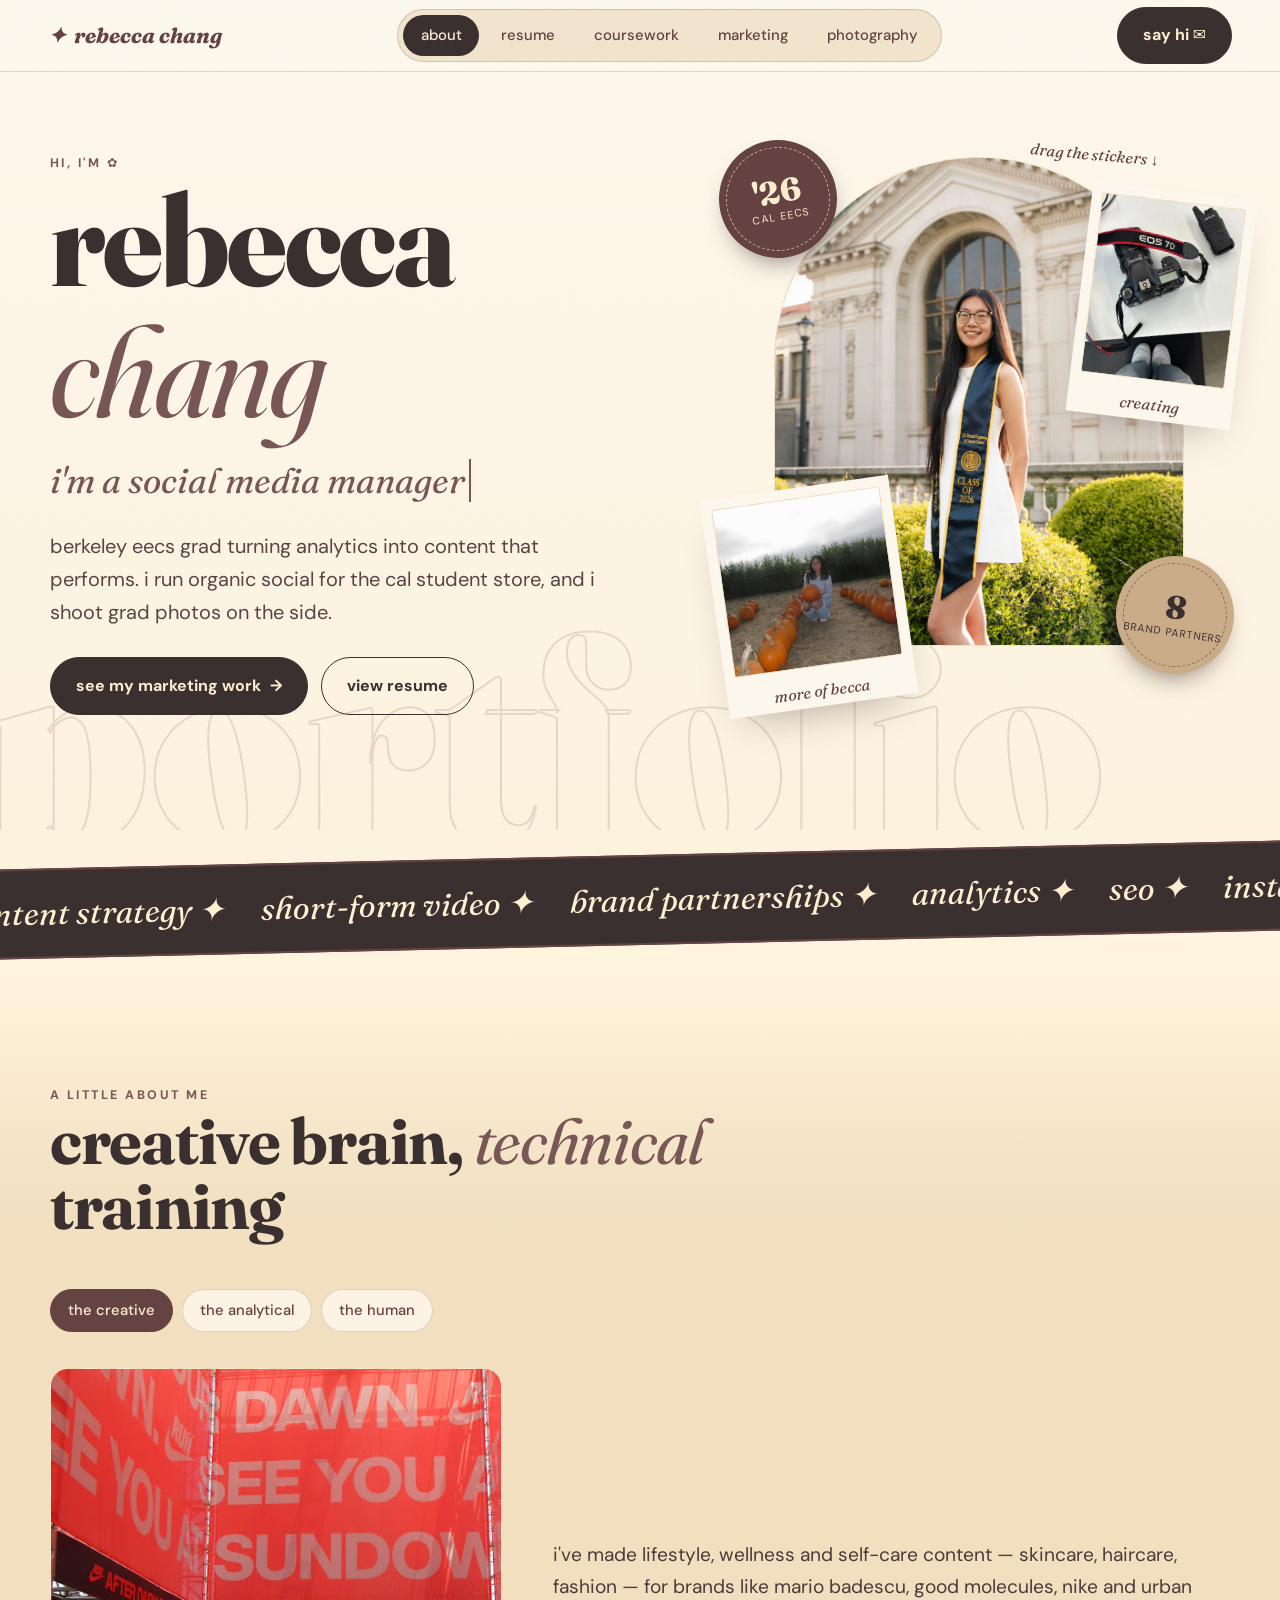
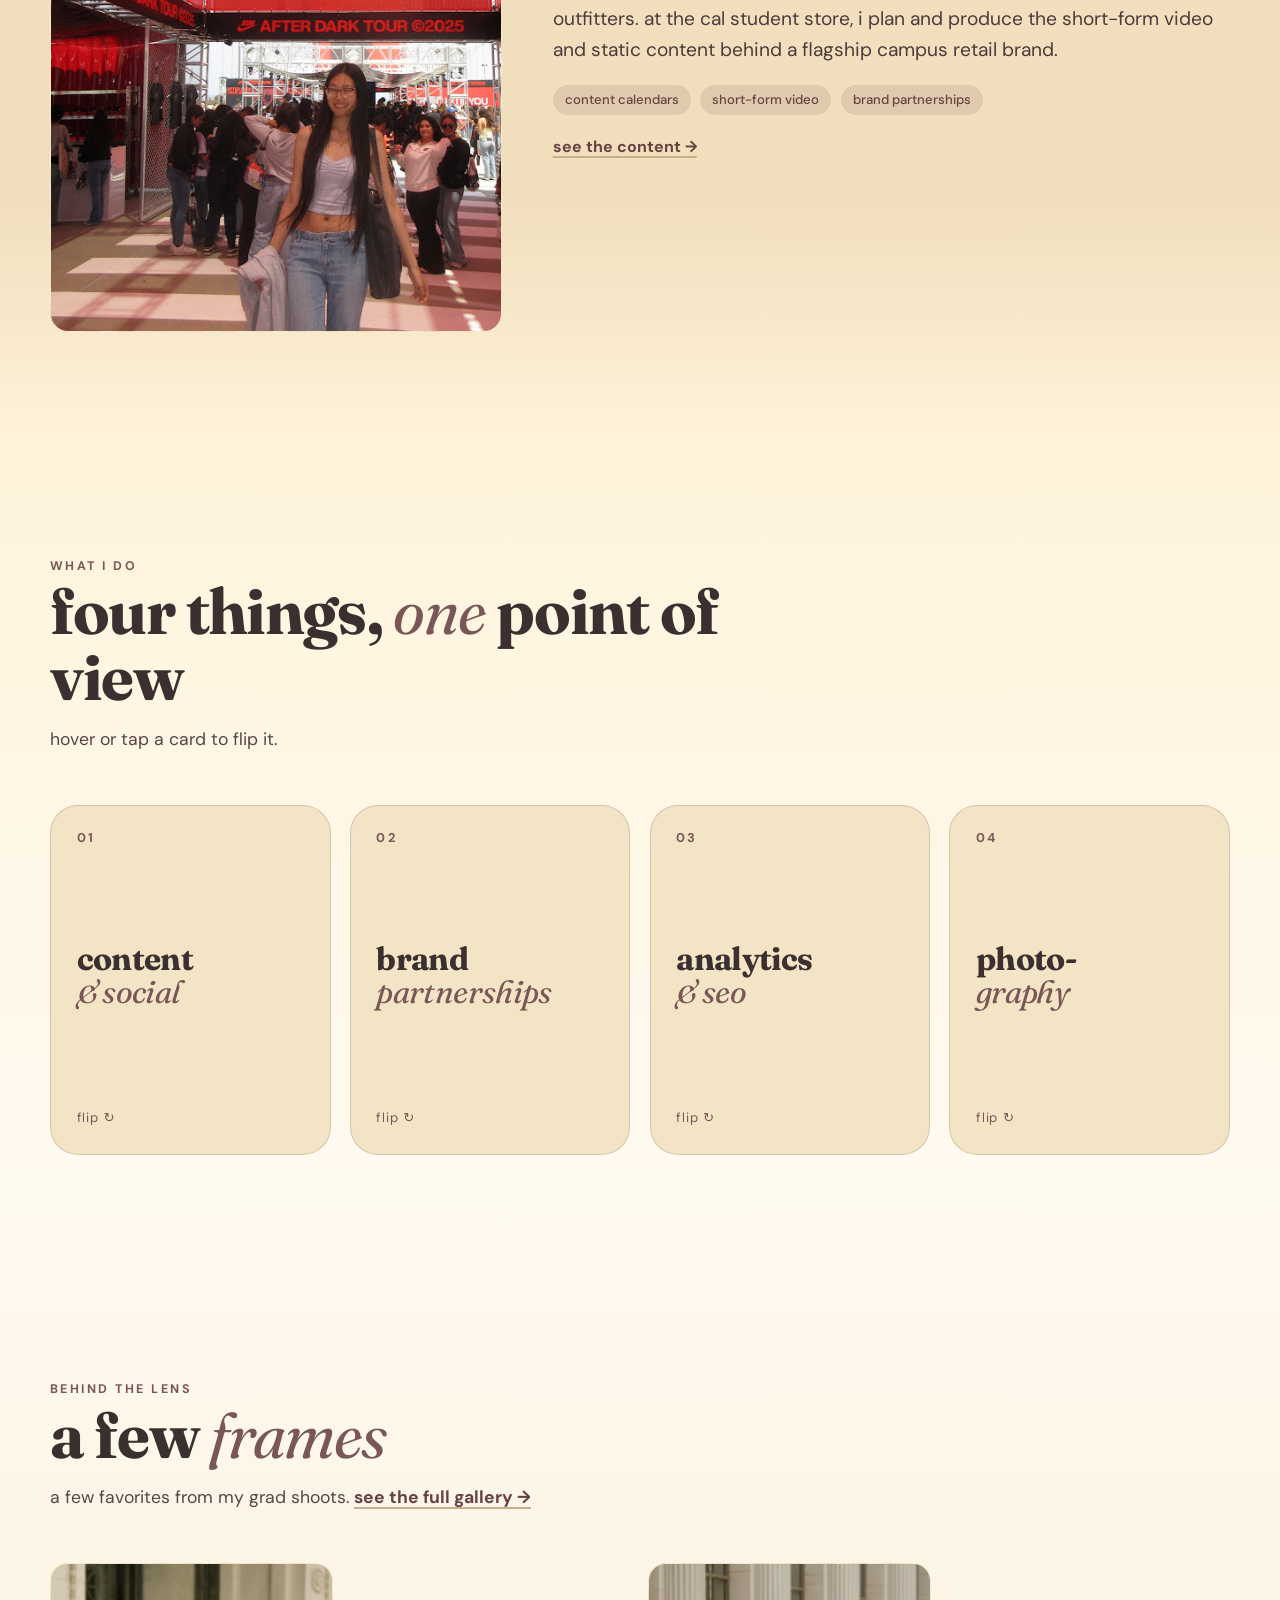
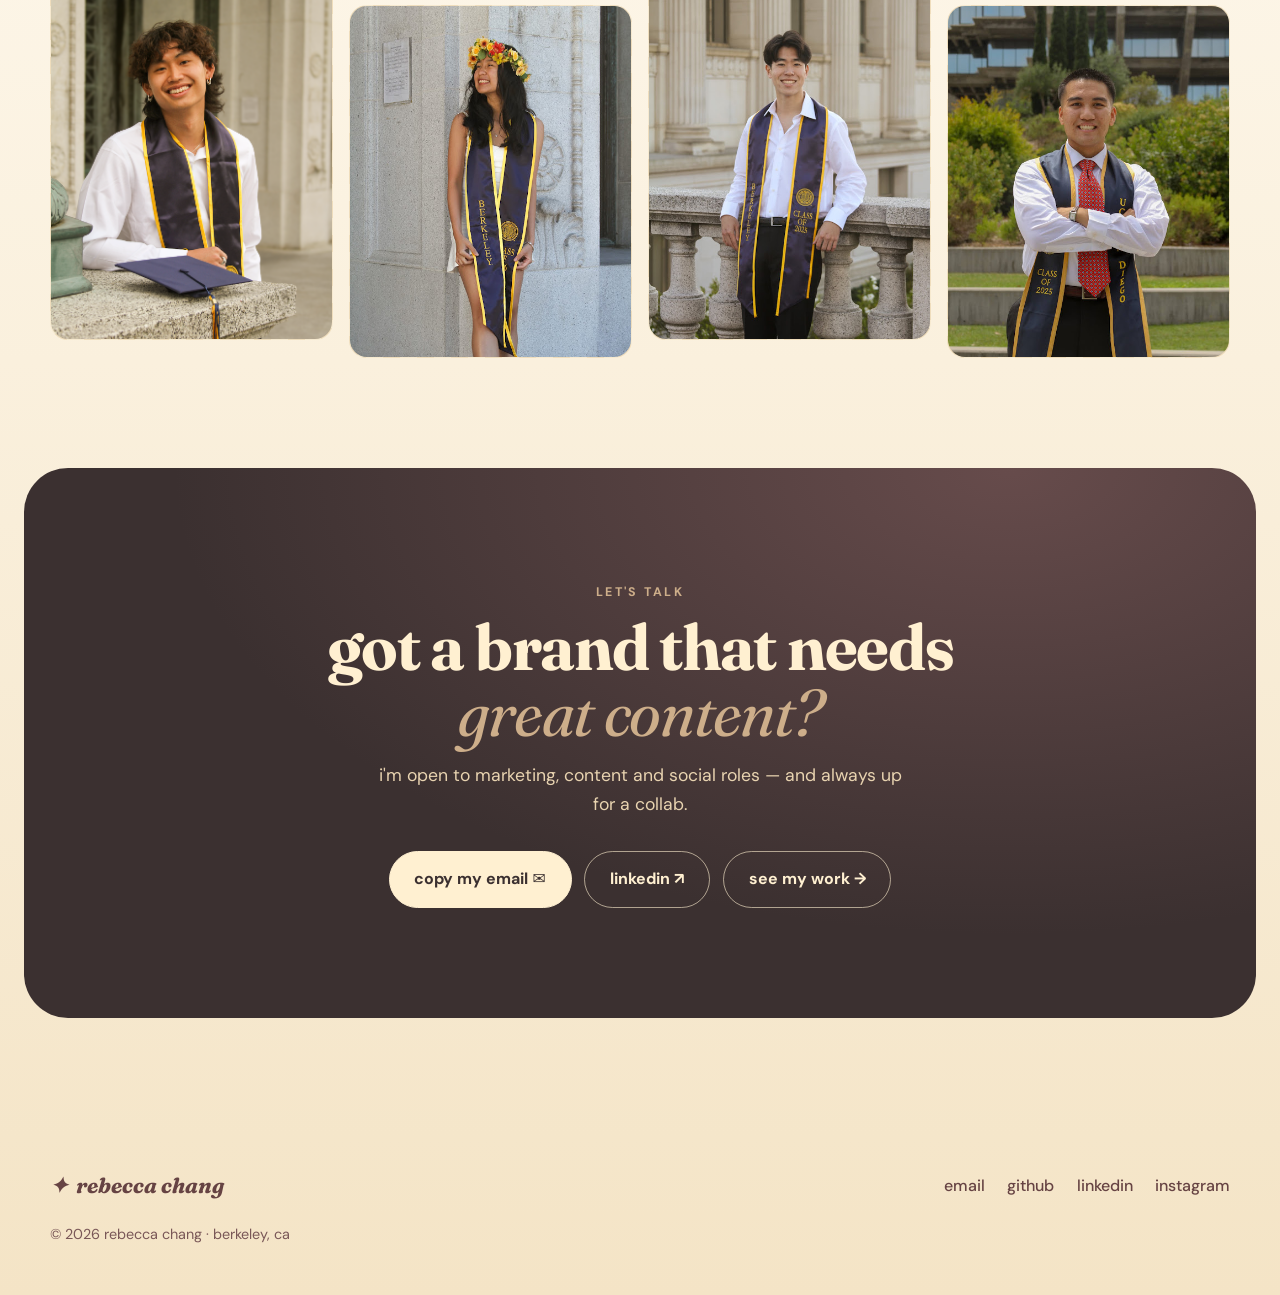
<file: index.html>
<!DOCTYPE html>
<html lang="en">
<head>
  <meta charset="UTF-8">
  <meta name="viewport" content="width=device-width, initial-scale=1.0">
  <title>Rebecca Chang · Marketing &amp; Content</title>
  <meta name="description" content="Rebecca Chang — UC Berkeley EECS grad, social media manager and content creator.">
  <script>document.documentElement.classList.add('js')</script>
  <link rel="preconnect" href="https://fonts.googleapis.com">
  <link rel="preconnect" href="https://fonts.gstatic.com" crossorigin>
  <link href="https://fonts.googleapis.com/css2?family=DM+Sans:wght@400;500;700&family=Fraunces:ital,opsz,wght@0,9..144,400;0,9..144,700;0,9..144,800;0,9..144,900;1,9..144,400;1,9..144,700&display=swap" rel="stylesheet">
  <link rel="stylesheet" href="styles.css">
  <script src="script.js" defer></script>
</head>
<body>

<!-- ================= HEADER (same on every page) ================= -->
<header class="site-header">
  <a class="logo" href="index.html"><span class="spark">✦</span> rebecca chang</a>
  <nav class="nav" id="nav">
    <a href="index.html" class="active">about</a>
    <a href="resume.html">resume</a>
    <a href="coursework.html">coursework</a>
    <a href="marketing.html">marketing</a>
    <a href="photography.html">photography</a>
  </nav>
  <a class="btn btn-solid header-cta" href="mailto:rchang615@gmail.com">say hi ✉</a>
  <button class="menu-btn" aria-label="menu" aria-expanded="false">☰</button>
  <div class="progress" id="progress"></div>
</header>

<main>

  <!-- ================= HERO ================= -->
  <section class="hero">
    <div class="ghost" aria-hidden="true">portfolio</div>
    <div class="wrap hero-grid">
      <div class="hero-copy">
        <span class="eyebrow">hi, i'm ✿</span>
        <h1>rebecca<br><em>chang</em></h1>
        <p class="role-line">i'm a <span class="word" id="typed" data-words='["social media manager","brand ambassador","data-driven marketer","photographer","berkeley eecs grad"]'>social media manager</span></p>
        <p class="lead">berkeley eecs grad turning analytics into content that performs. i run organic social for the cal student store, and i shoot grad photos on the side.</p>
        <div class="btn-row">
          <a class="btn btn-solid" href="marketing.html">see my marketing work <span class="arr">→</span></a>
          <a class="btn btn-ghost" href="resume.html">view resume</a>
        </div>
      </div>

      <!-- collage: swap the picture holders for your photos -->
      <div class="collage">
        <div class="photo arch main" data-label="your best portrait&#10;4:5" data-zoom>
          <img src="images/IMG_0331-EDIT.JPG" alt="Rebecca Chang">
        </div>
        <figure class="polaroid pol-a" style="--rot:-8deg">
          <div class="photo" data-label="add photo" style="--r:1/1" data-zoom><img src="images/collage-1.JPG" alt=""></div>
          <figcaption>more of becca</figcaption>
        </figure>
        <figure class="polaroid pol-b" style="--rot:7deg">
          <div class="photo" data-label="add photo" style="--r:4/5" data-zoom><img src="images/collage-2.JPG" alt=""></div>
          <figcaption>creating</figcaption>
        </figure>
        <div class="sticker s1" data-drag style="--rot:-10deg"><b>'26</b><small>cal eecs</small></div>
        <div class="sticker light s2" data-drag style="--rot:8deg"><b>8</b><small>brand partners</small></div>
        <span class="note n1">drag the stickers ↓</span>
      </div>
    </div>
  </section>

  <!-- ================= MARQUEE ================= -->
  <div class="marquee-wrap" aria-hidden="true">
    <div class="marquee">
      <div class="marquee-track">
        <span>content strategy ✦</span><span>short-form video ✦</span><span>brand partnerships ✦</span><span>analytics ✦</span><span>seo ✦</span><span>instagram + tiktok ✦</span><span>photography ✦</span><span>campaign planning ✦</span><span>adobe cc · canva · capcut ✦</span>
      </div>
    </div>
  </div>

  <!-- ================= ABOUT (tabs) ================= -->
  <section class="wash">
    <div class="wrap" data-tabs>
      <div class="sec-head reveal">
        <span class="eyebrow">a little about me</span>
        <h2>creative brain, <em>technical</em> training</h2>
      </div>

      <div class="tabs reveal" role="tablist">
        <button class="chip on" data-tab="creative" role="tab">the creative</button>
        <button class="chip" data-tab="analytical" role="tab">the analytical</button>
        <button class="chip" data-tab="human" role="tab">the human</button>
      </div>

      <div class="tab-panel on" data-panel="creative">
        <div class="photo" data-label="photo of you creating&#10;4:5" style="--r:4/5" data-zoom><img src="images/about-creative.JPG" alt=""></div>
        <div>
          <p>i've made lifestyle, wellness and self-care content — skincare, haircare, fashion — for brands like mario badescu, good molecules, nike and urban outfitters. at the cal student store, i plan and produce the short-form video and static content behind a flagship campus retail brand.</p>
          <div class="chips"><span class="tag">content calendars</span><span class="tag">short-form video</span><span class="tag">brand partnerships</span></div>
          <a class="link" href="marketing.html">see the content →</a>
        </div>
      </div>

      <div class="tab-panel" data-panel="analytical">
        <div class="photo" data-label="photo of you working&#10;4:5" style="--r:4/5" data-zoom><img src="images/about-analytical.JPG" alt=""></div>
        <div>
          <p>my degree is eecs, so i like proof. i built an seo + competitor analysis tool in python that scrapes 10+ competitor pages, finds keyword gaps with tf-idf and tracks 12 months of google trends, then turns it into a ranking plan. same mindset on social: track what performs and double down.</p>
          <div class="chips"><span class="tag">python</span><span class="tag">tf-idf</span><span class="tag">google trends</span><span class="tag">performance tracking</span></div>
          <a class="link" href="resume.html#projects">see the project →</a>
        </div>
      </div>

      <div class="tab-panel" data-panel="human">
        <div class="photo" data-label="a candid / lifestyle shot&#10;4:5" style="--r:4/5" data-zoom><img src="images/about-human.JPG" alt=""></div>
        <div>
          <p>off the clock i curate <a class="link" href="https://open.spotify.com/user/5qp0k5wiinv1e2hz8c0b9pyn8?si=b96293a465aa473b" target="_blank" rel="noopener">spotify playlists</a>, hunt for the city's best bites, shoot photos and rewatch studio ghibli. at berkeley i helped write contest problems for the <a class="link" href="https://calico.cs.berkeley.edu/" target="_blank" rel="noopener">calico informatics competition</a> and was involved with <a class="link" href="https://www.akdphi.org/" target="_blank" rel="noopener">alpha kappa delta phi</a> and <a class="link" href="https://tasa.studentorg.berkeley.edu/" target="_blank" rel="noopener">tasa</a>.</p>
          <div class="chips"><span class="tag">playlists</span><span class="tag">food</span><span class="tag">photography</span><span class="tag">studio ghibli</span></div>
        </div>
      </div>
    </div>
  </section>

  <!-- ================= WHAT I DO (flip cards) ================= -->
  <section>
    <div class="wrap">
      <div class="sec-head reveal">
        <span class="eyebrow">what i do</span>
        <h2>four things, <em>one</em> point of view</h2>
        <p>hover or tap a card to flip it.</p>
      </div>
      <div class="cards4">
        <div class="flip reveal" tabindex="0" style="--d:0s">
          <div class="flip-inner">
            <div class="face front"><span class="num">01</span><h3>content<br><em>&amp; social</em></h3><span class="flip-hint">flip ↻</span></div>
            <div class="face back"><p>monthly content calendars, short-form video, static posts and paid campaigns for the cal student store across instagram and tiktok.</p><a class="link" href="marketing.html">see the work →</a></div>
          </div>
        </div>
        <div class="flip reveal" tabindex="0" style="--d:.1s">
          <div class="flip-inner">
            <div class="face front"><span class="num">02</span><h3>brand<br><em>partnerships</em></h3><span class="flip-hint">flip ↻</span></div>
            <div class="face back"><p>partnerships across skincare, fashion and housing — through creator collabs, and as a student ambassador for ace berkeley and xučyun ruwway.</p><a class="link" href="marketing.html#brands">meet the brands →</a></div>
          </div>
        </div>
        <div class="flip reveal" tabindex="0" style="--d:.2s">
          <div class="flip-inner">
            <div class="face front"><span class="num">03</span><h3>analytics<br><em>&amp; seo</em></h3><span class="flip-hint">flip ↻</span></div>
            <div class="face back"><p>scraping, tf-idf and google trends turned into data-backed content strategy and ranking recommendations.</p><a class="link" href="resume.html#projects">see the project →</a></div>
          </div>
        </div>
        <div class="flip reveal" tabindex="0" style="--d:.3s">
          <div class="flip-inner">
            <div class="face front"><span class="num">04</span><h3>photo-<br><em>graphy</em></h3><span class="flip-hint">flip ↻</span></div>
            <div class="face back"><p>mostly grad shoots — the same eye for composition that shows up in my content.</p><a class="link" href="photography.html">see the gallery →</a></div>
          </div>
        </div>
      </div>
    </div>
  </section>

  <!-- ================= GALLERY ================= -->
  <section>
    <div class="wrap">
      <div class="sec-head reveal">
        <span class="eyebrow">behind the lens</span>
        <h2>a few <em>frames</em></h2>
        <p>a few favorites from my grad shoots. <a class="link" href="photography.html">see the full gallery →</a></p>
      </div>
      <div class="gallery">
        <div class="photo reveal" data-label="photo 1&#10;3:4" style="--r:3/4" data-zoom data-gallery="home"><img src="images/photography/grad-01.JPG" alt=""></div>
        <div class="photo reveal" data-label="photo 2&#10;4:5" style="--r:4/5;--d:.1s" data-zoom data-gallery="home"><img src="images/photography/grad-02.JPG" alt=""></div>
        <div class="photo reveal" data-label="photo 3&#10;3:4" style="--r:3/4;--d:.2s" data-zoom data-gallery="home"><img src="images/photography/grad-03.JPG" alt=""></div>
        <div class="photo reveal" data-label="photo 4&#10;4:5" style="--r:4/5;--d:.3s" data-zoom data-gallery="home"><img src="images/photography/grad-04.JPG" alt=""></div>
      </div>
    </div>
  </section>

  <!-- ================= CTA ================= -->
  <section style="padding-top:0">
    <div class="cta" style="padding:clamp(56px,9vw,110px) 20px">
      <span class="eyebrow">let's talk</span>
      <h2>got a brand that needs <em>great content?</em></h2>
      <p>i'm open to marketing, content and social roles — and always up for a collab.</p>
      <div class="btn-row">
        <button class="btn btn-light" data-copy="rchang615@gmail.com">copy my email ✉</button>
        <a class="btn btn-outline-light" href="https://linkedin.com/in/rebecca-chang-573b2a1b0/" target="_blank" rel="noopener">linkedin ↗</a>
        <a class="btn btn-outline-light" href="marketing.html">see my work →</a>
      </div>
    </div>
  </section>
</main>

<footer class="footer">
  <div class="wrap foot">
    <a class="logo" href="index.html"><span class="spark">✦</span> rebecca chang</a>
    <div class="foot-links">
      <a href="mailto:rchang615@gmail.com">email</a>
      <a href="https://github.com/beccachangg" target="_blank" rel="noopener">github</a>
      <a href="https://linkedin.com/in/rebecca-chang-573b2a1b0/" target="_blank" rel="noopener">linkedin</a>
      <a href="https://instagram.com/itsbeccachang" target="_blank" rel="noopener">instagram</a>
    </div>
    <p>© 2026 rebecca chang · berkeley, ca</p>
  </div>
</footer>

<div class="lightbox" id="lightbox" role="dialog" aria-label="photo viewer"><button class="lb-close" aria-label="close">✕</button><button class="lb-nav prev" aria-label="previous photo">❮</button><figure><img alt=""><figcaption id="lb-cap"></figcaption></figure><button class="lb-nav next" aria-label="next photo">❯</button></div>
</body>
</html>
</file>
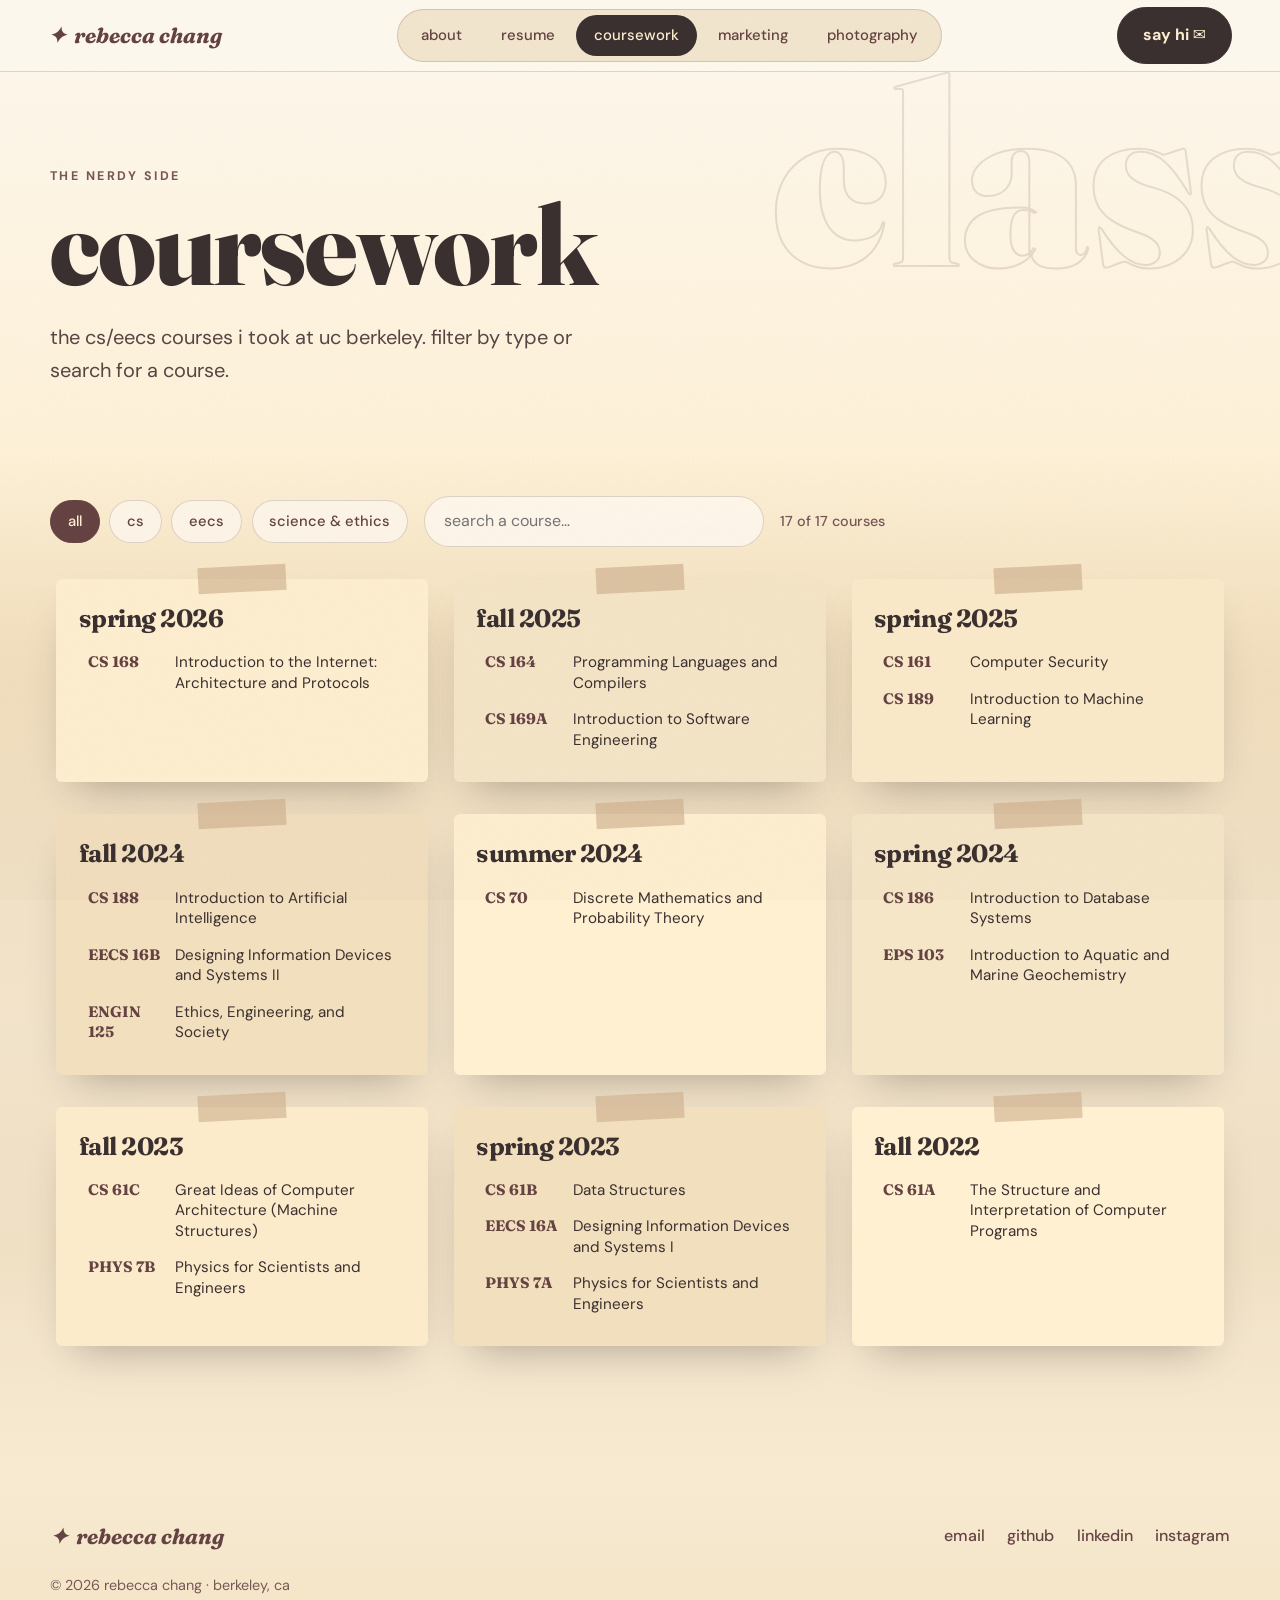
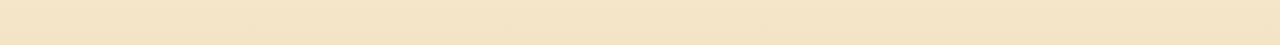
<file: coursework.html>
<!DOCTYPE html>
<html lang="en">
<head>
  <meta charset="UTF-8">
  <meta name="viewport" content="width=device-width, initial-scale=1.0">
  <title>Coursework · Rebecca Chang</title>
  <script>document.documentElement.classList.add('js')</script>
  <link rel="preconnect" href="https://fonts.googleapis.com">
  <link rel="preconnect" href="https://fonts.gstatic.com" crossorigin>
  <link href="https://fonts.googleapis.com/css2?family=DM+Sans:wght@400;500;700&family=Fraunces:ital,opsz,wght@0,9..144,400;0,9..144,700;0,9..144,800;0,9..144,900;1,9..144,400;1,9..144,700&display=swap" rel="stylesheet">
  <link rel="stylesheet" href="styles.css">
  <script src="script.js" defer></script>
</head>
<body>

<header class="site-header">
  <a class="logo" href="index.html"><span class="spark">✦</span> rebecca chang</a>
  <nav class="nav" id="nav">
    <a href="index.html">about</a>
    <a href="resume.html">resume</a>
    <a href="coursework.html" class="active">coursework</a>
    <a href="marketing.html">marketing</a>
    <a href="photography.html">photography</a>
  </nav>
  <a class="btn btn-solid header-cta" href="mailto:rchang615@gmail.com">say hi ✉</a>
  <button class="menu-btn" aria-label="menu" aria-expanded="false">☰</button>
  <div class="progress" id="progress"></div>
</header>

<main>

  <section class="page-head" style="padding-bottom:clamp(24px,4vw,40px)">
    <div class="ghost" aria-hidden="true">class</div>
    <div class="wrap">
      <span class="eyebrow">the nerdy side</span>
      <h1>coursework</h1>
      <p class="lead">the cs/eecs courses i took at uc berkeley. filter by type or search for a course.</p>
    </div>
  </section>

  <section class="wash" style="padding-top:clamp(24px,4vw,40px)">
    <div class="wrap">
      <div class="cw-tools">
        <div class="chips" id="cw-chips">
          <button class="chip on" data-cw="all">all</button>
          <button class="chip" data-cw="cs">cs</button>
          <button class="chip" data-cw="eecs">eecs</button>
          <button class="chip" data-cw="gen">science &amp; ethics</button>
        </div>
        <input class="search" id="course-search" type="search" placeholder="search a course…" aria-label="search courses">
        <span class="count" id="cw-count">17 courses</span>
      </div>

      <div class="notes">

        <article class="note-card reveal">
          <h3>spring 2026</h3>
          <ul>
            <li class="course" data-cat="cs"><b>CS 168</b><span>Introduction to the Internet: Architecture and Protocols</span></li>
          </ul>
        </article>

        <article class="note-card reveal" style="--d:.06s">
          <h3>fall 2025</h3>
          <ul>
            <li class="course" data-cat="cs"><b>CS 164</b><span>Programming Languages and Compilers</span></li>
            <li class="course" data-cat="cs"><b>CS 169A</b><span>Introduction to Software Engineering</span></li>
          </ul>
        </article>

        <article class="note-card reveal" style="--d:.12s">
          <h3>spring 2025</h3>
          <ul>
            <li class="course" data-cat="cs"><b>CS 161</b><span>Computer Security</span></li>
            <li class="course" data-cat="cs"><b>CS 189</b><span>Introduction to Machine Learning</span></li>
          </ul>
        </article>

        <article class="note-card reveal">
          <h3>fall 2024</h3>
          <ul>
            <li class="course" data-cat="cs"><b>CS 188</b><span>Introduction to Artificial Intelligence</span></li>
            <li class="course" data-cat="eecs"><b>EECS 16B</b><span>Designing Information Devices and Systems II</span></li>
            <li class="course" data-cat="gen"><b>ENGIN 125</b><span>Ethics, Engineering, and Society</span></li>
          </ul>
        </article>

        <article class="note-card reveal" style="--d:.06s">
          <h3>summer 2024</h3>
          <ul>
            <li class="course" data-cat="cs"><b>CS 70</b><span>Discrete Mathematics and Probability Theory</span></li>
          </ul>
        </article>

        <article class="note-card reveal" style="--d:.12s">
          <h3>spring 2024</h3>
          <ul>
            <li class="course" data-cat="cs"><b>CS 186</b><span>Introduction to Database Systems</span></li>
            <li class="course" data-cat="gen"><b>EPS 103</b><span>Introduction to Aquatic and Marine Geochemistry</span></li>
          </ul>
        </article>

        <article class="note-card reveal">
          <h3>fall 2023</h3>
          <ul>
            <li class="course" data-cat="cs"><b>CS 61C</b><span>Great Ideas of Computer Architecture (Machine Structures)</span></li>
            <li class="course" data-cat="gen"><b>PHYS 7B</b><span>Physics for Scientists and Engineers</span></li>
          </ul>
        </article>

        <article class="note-card reveal" style="--d:.06s">
          <h3>spring 2023</h3>
          <ul>
            <li class="course" data-cat="cs"><b>CS 61B</b><span>Data Structures</span></li>
            <li class="course" data-cat="eecs"><b>EECS 16A</b><span>Designing Information Devices and Systems I</span></li>
            <li class="course" data-cat="gen"><b>PHYS 7A</b><span>Physics for Scientists and Engineers</span></li>
          </ul>
        </article>

        <article class="note-card reveal" style="--d:.12s">
          <h3>fall 2022</h3>
          <ul>
            <li class="course" data-cat="cs"><b>CS 61A</b><span>The Structure and Interpretation of Computer Programs</span></li>
          </ul>
        </article>

      </div>
    </div>
  </section>
</main>

<footer class="footer">
  <div class="wrap foot">
    <a class="logo" href="index.html"><span class="spark">✦</span> rebecca chang</a>
    <div class="foot-links">
      <a href="mailto:rchang615@gmail.com">email</a>
      <a href="https://github.com/beccachangg" target="_blank" rel="noopener">github</a>
      <a href="https://linkedin.com/in/rebecca-chang-573b2a1b0/" target="_blank" rel="noopener">linkedin</a>
      <a href="https://instagram.com/itsbeccachang" target="_blank" rel="noopener">instagram</a>
    </div>
    <p>© 2026 rebecca chang · berkeley, ca</p>
  </div>
</footer>
</body>
</html>
</file>
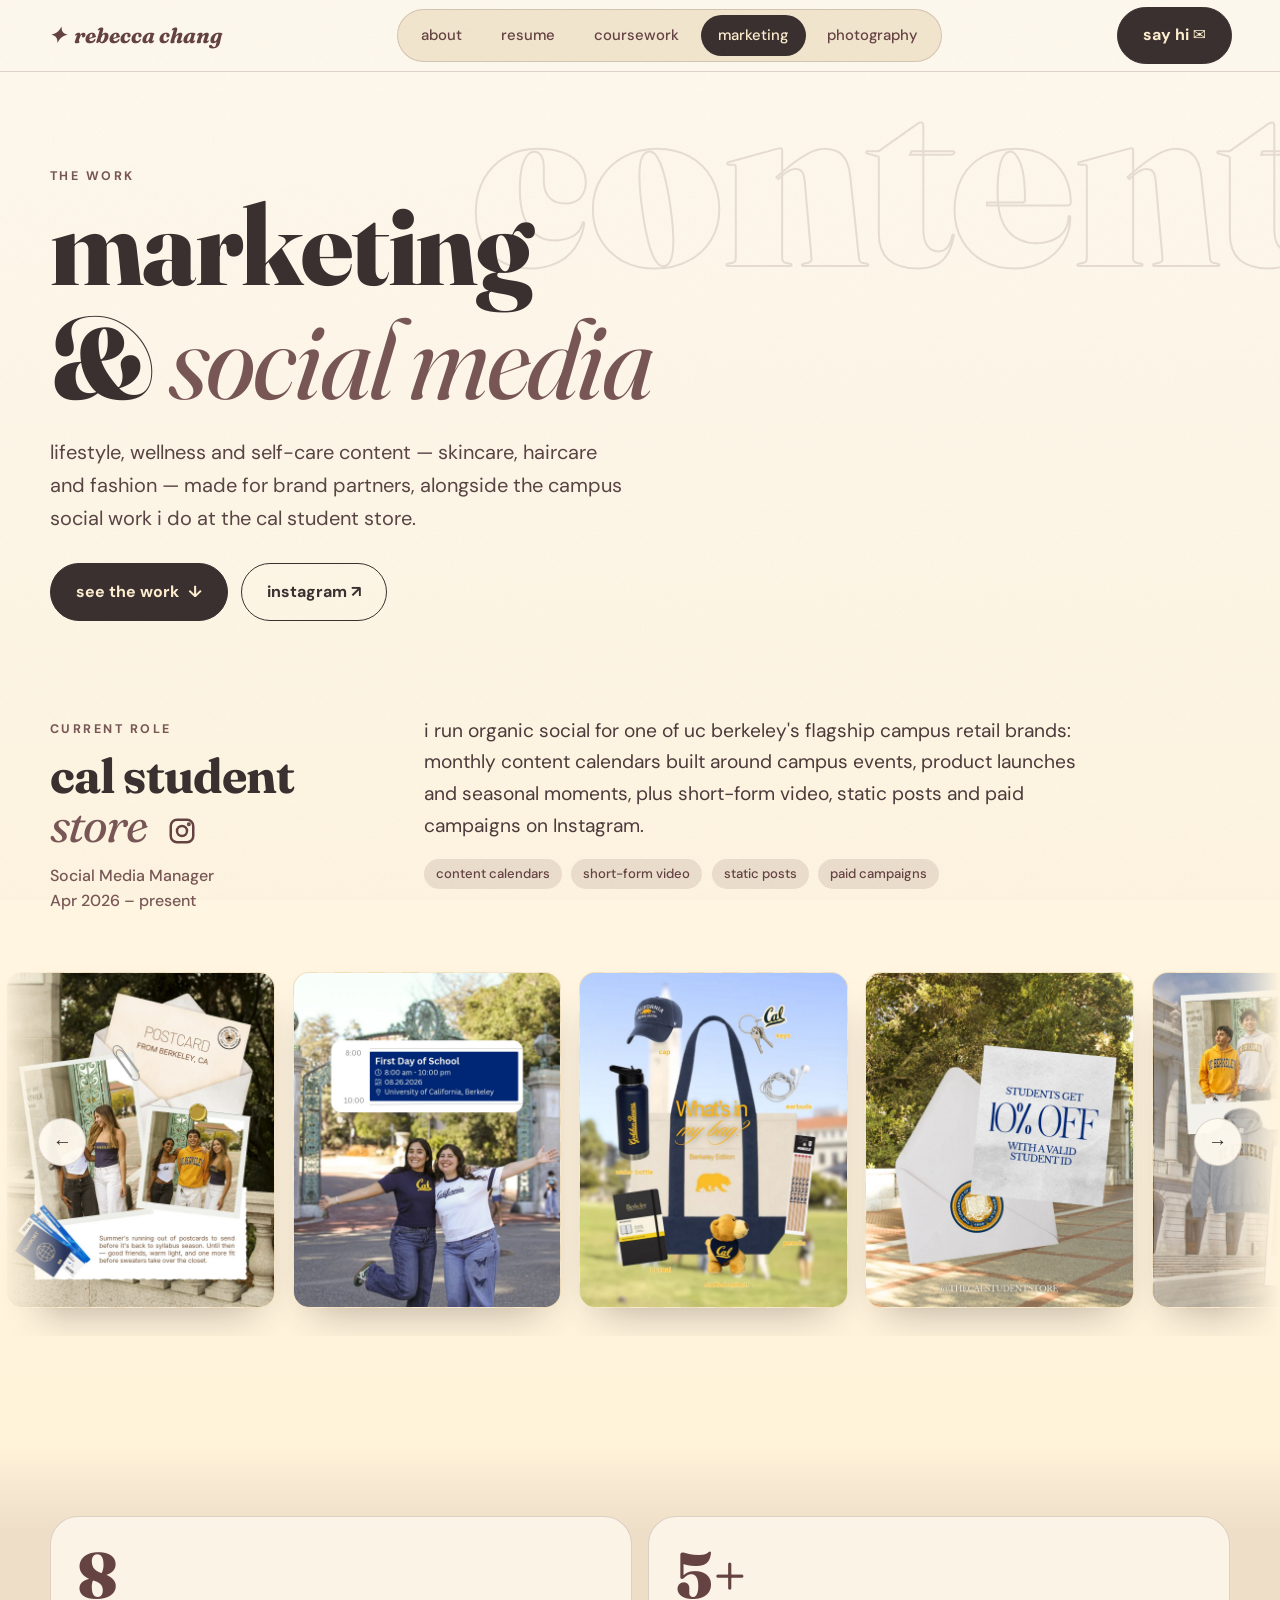
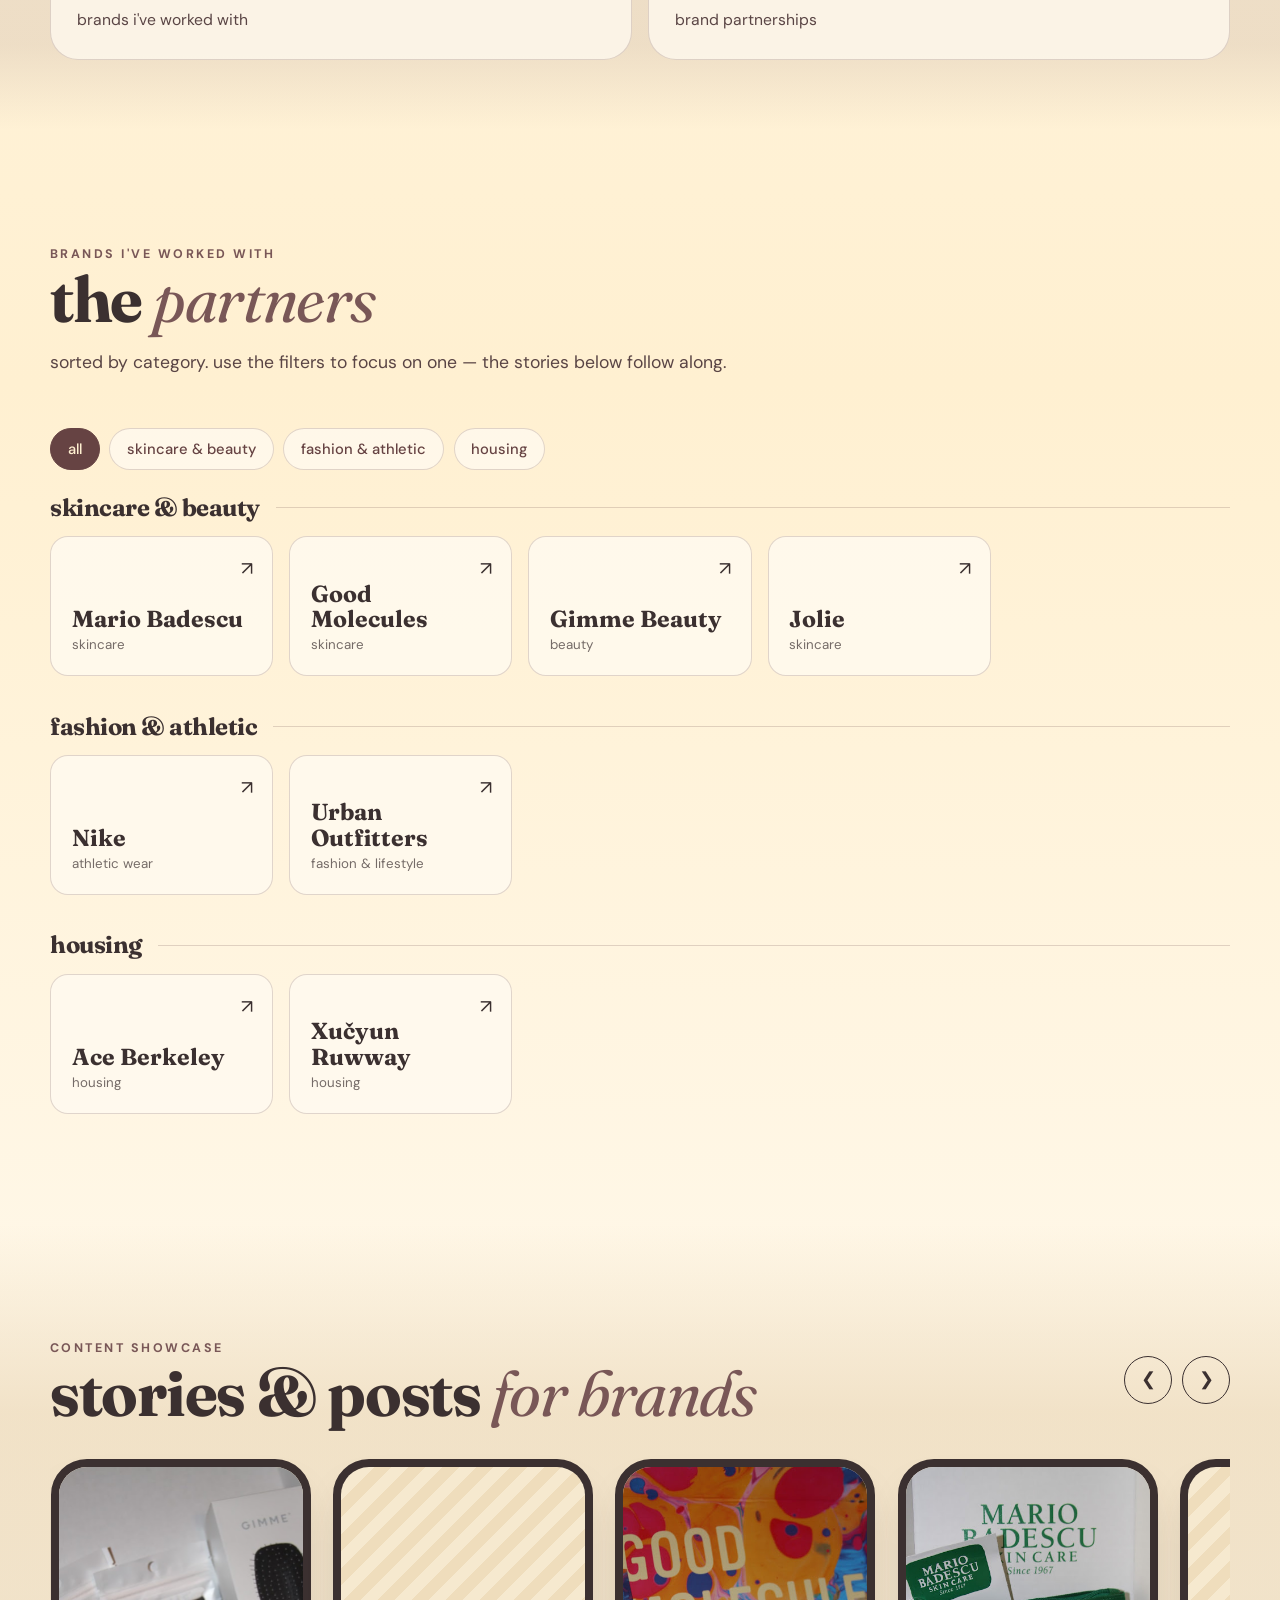
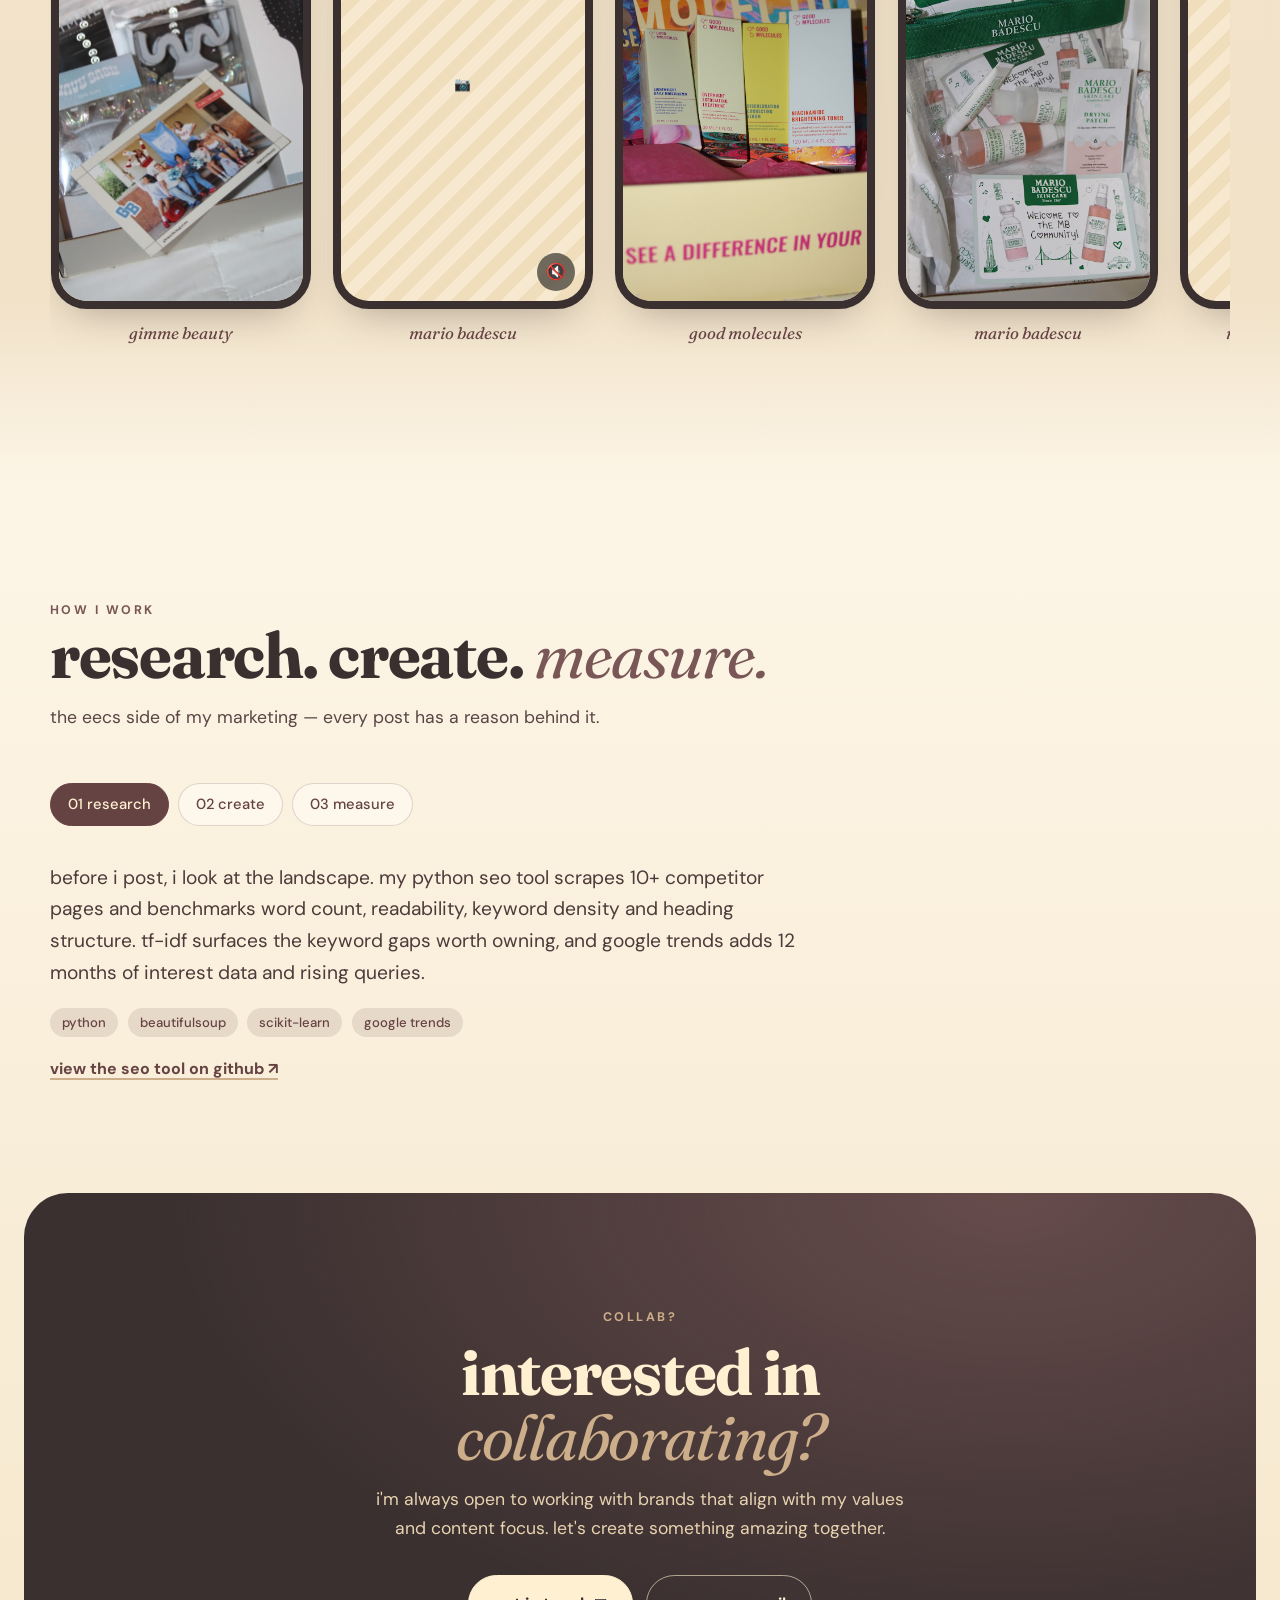
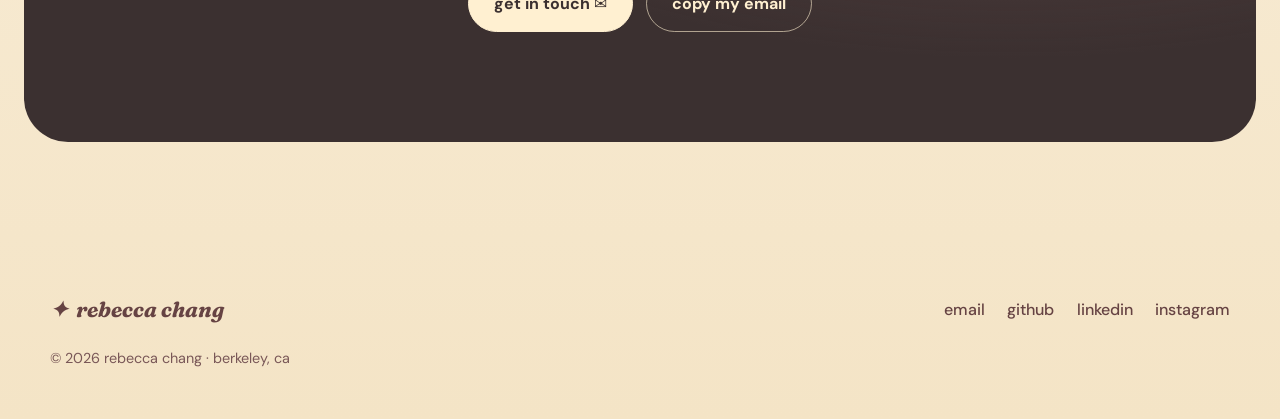
<file: marketing.html>
<!DOCTYPE html>
<html lang="en">
<head>
  <meta charset="UTF-8">
  <meta name="viewport" content="width=device-width, initial-scale=1.0">
  <title>Marketing &amp; Social Media · Rebecca Chang</title>
  <script>document.documentElement.classList.add('js')</script>
  <link rel="preconnect" href="https://fonts.googleapis.com">
  <link rel="preconnect" href="https://fonts.gstatic.com" crossorigin>
  <link href="https://fonts.googleapis.com/css2?family=DM+Sans:wght@400;500;700&family=Fraunces:ital,opsz,wght@0,9..144,400;0,9..144,700;0,9..144,800;0,9..144,900;1,9..144,400;1,9..144,700&display=swap" rel="stylesheet">
  <link rel="stylesheet" href="styles.css">
  <script src="script.js" defer></script>
</head>
<body>

<header class="site-header">
  <a class="logo" href="index.html"><span class="spark">✦</span> rebecca chang</a>
  <nav class="nav" id="nav">
    <a href="index.html">about</a>
    <a href="resume.html">resume</a>
    <a href="coursework.html">coursework</a>
    <a href="marketing.html" class="active">marketing</a>
    <a href="photography.html">photography</a>
  </nav>
  <a class="btn btn-solid header-cta" href="mailto:rchang615@gmail.com">say hi ✉</a>
  <button class="menu-btn" aria-label="menu" aria-expanded="false">☰</button>
  <div class="progress" id="progress"></div>
</header>

<main>

  <!-- ================= PAGE HEAD ================= -->
  <section class="page-head" style="padding-bottom:clamp(40px,6vw,70px)">
    <div class="ghost" aria-hidden="true">content</div>
    <div class="wrap">
      <span class="eyebrow">the work</span>
      <h1>marketing<br>&amp; <em>social media</em></h1>
      <p class="lead">lifestyle, wellness and self-care content — skincare, haircare and fashion — made for brand partners, alongside the campus social work i do at the cal student store.</p>
      <div class="btn-row">
        <a class="btn btn-solid" href="#cal-store">see the work <span class="arr">↓</span></a>
        <a class="btn btn-ghost" href="https://instagram.com/itsbeccachang" target="_blank" rel="noopener">instagram ↗</a>
      </div>
    </div>
  </section>

  <!-- ================= CAL STUDENT STORE (case study) =================
       Save posts as images/calstore/post-01.JPG, post-02.JPG ... (4:5). Add or delete <figure class="post"> lines freely (6+ looks best). Scrolls by hand with the arrows and wraps around forever. -->
  <section id="cal-store" style="padding-top:clamp(8px,2vw,24px)">
    <div class="wrap">
      <div class="case-head reveal">
        <div>
          <span class="eyebrow">current role</span>
          <h2 class="case-title"><span>cal student <em>store</em></span>
            <a class="ig" href="https://www.instagram.com/thecalstudentstore/" target="_blank" rel="noopener" aria-label="Cal Student Store on Instagram"><svg viewBox="0 0 24 24" width="30" height="30" fill="none" stroke="currentColor" stroke-width="2" stroke-linecap="round" stroke-linejoin="round" aria-hidden="true"><rect x="3" y="3" width="18" height="18" rx="5"/><circle cx="12" cy="12" r="4"/><circle cx="17.5" cy="6.5" r=".6" fill="currentColor"/></svg></a>
          </h2>
          <p class="case-meta">Social Media Manager<br>Apr 2026 – present</p>
        </div>
        <div>
          <p class="case-desc">i run organic social for one of uc berkeley's flagship campus retail brands: monthly content calendars built around campus events, product launches and seasonal moments, plus short-form video, static posts and paid campaigns on Instagram.</p>
          <div class="chips"><span class="tag">content calendars</span><span class="tag">short-form video</span><span class="tag">static posts</span><span class="tag">paid campaigns</span></div>
        </div>
      </div>
    </div>

    <div class="loop-wrap reveal">
      <button class="loop-btn prev" aria-label="previous posts">←</button>
      <div class="loop" aria-label="Cal Student Store instagram posts">
      <div class="loop-track">
        <figure class="post"><div class="photo" data-label="post 01&#10;4:5" style="--r:4/5" data-zoom><img src="images/calstore/post-01.JPG" alt="Cal Student Store instagram post 1"></div></figure>
        <figure class="post"><div class="photo" data-label="post 02&#10;4:5" style="--r:4/5" data-zoom><img src="images/calstore/post-02.JPG" alt="Cal Student Store instagram post 2"></div></figure>
        <figure class="post"><div class="photo" data-label="post 03&#10;4:5" style="--r:4/5" data-zoom><img src="images/calstore/post-03.JPG" alt="Cal Student Store instagram post 3"></div></figure>
        <figure class="post"><div class="photo" data-label="post 04&#10;4:5" style="--r:4/5" data-zoom><img src="images/calstore/post-04.JPG" alt="Cal Student Store instagram post 4"></div></figure>
        <figure class="post"><div class="photo" data-label="post 05&#10;4:5" style="--r:4/5" data-zoom><img src="images/calstore/post-05.JPG" alt="Cal Student Store instagram post 5"></div></figure>
        <figure class="post"><div class="photo" data-label="post 06&#10;4:5" style="--r:4/5" data-zoom><img src="images/calstore/post-06.JPG" alt="Cal Student Store instagram post 6"></div></figure>
        <figure class="post"><div class="photo" data-label="post 07&#10;4:5" style="--r:4/5" data-zoom><img src="images/calstore/post-07.JPG" alt="Cal Student Store instagram post 7"></div></figure>
        <figure class="post"><div class="photo" data-label="post 08&#10;4:5" style="--r:4/5" data-zoom><img src="images/calstore/post-08.JPG" alt="Cal Student Store instagram post 8"></div></figure>
      </div>
    </div>
      <button class="loop-btn next" aria-label="next posts">→</button>
    </div>
  </section>

  <!-- ================= STATS ================= -->
  <section class="wash-brown" style="padding-block:clamp(40px,6vw,70px)">
    <div class="wrap stats">
      <div class="stat reveal"><b data-count="8">8</b><span>brands i've worked with</span></div>
      <div class="stat reveal" style="--d:.08s"><b data-count="5" data-suffix="+">5+</b><span>brand partnerships</span></div>
    </div>
  </section>

  <!-- ================= BRANDS + SHOWCASE (shared filter) ================= -->
  <section id="brands">
    <div class="wrap">
      <div class="sec-head reveal">
        <span class="eyebrow">brands i've worked with</span>
        <h2>the <em>partners</em></h2>
        <p>sorted by category. use the filters to focus on one — the stories below follow along.</p>
      </div>

      <div class="chips reveal" data-filter-group="mk" style="margin-bottom:1.6rem">
        <button class="chip on" data-filter="all">all</button>
        <button class="chip" data-filter="beauty">skincare &amp; beauty</button>
        <button class="chip" data-filter="style">fashion &amp; athletic</button>
        <button class="chip" data-filter="housing">housing</button>
      </div>

      <div class="brand-group" data-scope="mk" data-cat="beauty">
        <h3>skincare &amp; beauty</h3>
        <div class="brands">
          <a class="brand reveal" href="https://www.mariobadescu.com/" target="_blank" rel="noopener"><span class="go">↗</span><b>Mario Badescu</b><small>skincare</small></a>
          <a class="brand reveal" style="--d:.05s" href="https://goodmolecules.com/" target="_blank" rel="noopener"><span class="go">↗</span><b>Good Molecules</b><small>skincare</small></a>
          <a class="brand reveal" style="--d:.1s" href="https://gimmebeauty.com/" target="_blank" rel="noopener"><span class="go">↗</span><b>Gimme Beauty</b><small>beauty</small></a>
          <a class="brand reveal" style="--d:.15s" href="https://jolieskinco.com/" target="_blank" rel="noopener"><span class="go">↗</span><b>Jolie</b><small>skincare</small></a>
        </div>
      </div>

      <div class="brand-group" data-scope="mk" data-cat="style">
        <h3>fashion &amp; athletic</h3>
        <div class="brands">
          <a class="brand reveal" href="https://www.nike.com/" target="_blank" rel="noopener"><span class="go">↗</span><b>Nike</b><small>athletic wear</small></a>
          <a class="brand reveal" style="--d:.05s" href="https://www.urbanoutfitters.com/" target="_blank" rel="noopener"><span class="go">↗</span><b>Urban Outfitters</b><small>fashion &amp; lifestyle</small></a>
        </div>
      </div>

      <div class="brand-group" data-scope="mk" data-cat="housing">
        <h3>housing</h3>
        <div class="brands">
          <a class="brand reveal" href="https://aceberkeley.com/" target="_blank" rel="noopener"><span class="go">↗</span><b>Ace Berkeley</b><small>housing</small></a>
          <a class="brand reveal" style="--d:.05s" href="https://xucyunruwway.com/" target="_blank" rel="noopener"><span class="go">↗</span><b>Xučyun Ruwway</b><small>housing</small></a>
        </div>
      </div>
    </div>
  </section>

  <section id="showcase" class="wash">
    <div class="wrap">
      <div class="rail-bar reveal">
        <div class="sec-head" style="margin-bottom:0">
          <span class="eyebrow">content showcase</span>
          <h2>stories &amp; posts <em>for brands</em></h2>
        </div>
        <div style="display:flex;gap:.6rem">
          <button class="round" data-rail-target="stories" data-dir="-1" aria-label="previous">❮</button>
          <button class="round" data-rail-target="stories" data-dir="1" aria-label="next">❯</button>
        </div>
      </div>

      <div class="rail" id="stories">
        <figure class="story" data-scope="mk" data-cat="beauty">
          <div class="phone"><div class="photo" data-label="story 1&#10;9:16" style="--r:9/16" data-zoom><img src="images/story1.JPG" alt="gimme beauty instagram story"></div></div>
          <figcaption>gimme beauty</figcaption>
        </figure>
        <figure class="story" data-scope="mk" data-cat="beauty">
          <div class="phone">
            <div class="photo video-story" style="--r:9/16">
              <video src="images/story-video.mp4" 
                    autoplay muted loop playsinline preload="metadata"></video>
              <button class="sound-btn" type="button" aria-label="turn sound on" aria-pressed="false">🔇</button>
            </div>
          </div>
        <figcaption>mario badescu</figcaption>
      </figure>
        <figure class="story" data-scope="mk" data-cat="beauty">
          <div class="phone"><div class="photo" data-label="story 2&#10;9:16" style="--r:9/16" data-zoom><img src="images/story2.JPG" alt="good molecules instagram story"></div></div>
          <figcaption>good molecules</figcaption>
        </figure>
        <figure class="story" data-scope="mk" data-cat="beauty">
          <div class="phone"><div class="photo" data-label="story 3&#10;9:16" style="--r:9/16" data-zoom><img src="images/story3.JPG" alt="mario badescu instagram story"></div></div>
          <figcaption>mario badescu</figcaption>
        </figure>
        <figure class="story" data-scope="mk" data-cat="beauty">
          <div class="phone">
            <div class="photo video-story" style="--r:9/16">
              <video src="images/story-video2.mp4" 
                    autoplay muted loop playsinline preload="metadata"></video>
              <button class="sound-btn" type="button" aria-label="turn sound on" aria-pressed="false">🔇</button>
            </div>
          </div>
        <figcaption>nike x urban outfitters</figcaption>
        </figure>
        <figure class="story" data-scope="mk" data-cat="style">
          <div class="phone"><div class="photo" data-label="story 5&#10;9:16" style="--r:9/16" data-zoom><img src="images/story5.JPG" alt="nike instagram story"></div></div>
          <figcaption>nike</figcaption>
        </figure>
        <figure class="story" data-scope="mk" data-cat="style">
          <div class="phone"><div class="photo" data-label="story 4&#10;9:16" style="--r:9/16" data-zoom><img src="images/story4.JPG" alt="urban outfitters x nike instagram story"></div></div>
          <figcaption>nike x urban outfitters</figcaption>
        </figure>
      </div>
    </div>
  </section>

  <!-- ================= PROCESS (tabs) ================= -->
  <section>
    <div class="wrap" data-tabs>
      <div class="sec-head reveal">
        <span class="eyebrow">how i work</span>
        <h2>research. create. <em>measure.</em></h2>
        <p>the eecs side of my marketing — every post has a reason behind it.</p>
      </div>

      <div class="tabs reveal">
        <button class="chip on" data-tab="research">01 research</button>
        <button class="chip" data-tab="create">02 create</button>
        <button class="chip" data-tab="measure">03 measure</button>
      </div>

      <div class="tab-panel solo on" data-panel="research">
        <div>
          <p>before i post, i look at the landscape. my python seo tool scrapes 10+ competitor pages and benchmarks word count, readability, keyword density and heading structure. tf-idf surfaces the keyword gaps worth owning, and google trends adds 12 months of interest data and rising queries.</p>
          <div class="chips"><span class="tag">python</span><span class="tag">beautifulsoup</span><span class="tag">scikit-learn</span><span class="tag">google trends</span></div>
          <a class="link" href="https://github.com/beccachangg/seo-analysis-tool" target="_blank" rel="noopener">view the seo tool on github ↗</a>
        </div>
      </div>
      <div class="tab-panel solo" data-panel="create">
        <div>
          <p>i build monthly content calendars around campus events, product launches and seasonal campaigns, then shoot and edit short-form video and static content in adobe creative cloud, canva and capcut.</p>
          <div class="chips"><span class="tag">content calendars</span><span class="tag">adobe creative cloud</span><span class="tag">canva</span><span class="tag">capcut</span></div>
        </div>
      </div>
      <div class="tab-panel solo" data-panel="measure">
        <div>
          <p>everything gets tracked. i analyze content performance metrics to decide what to repeat and what to cut, and i plan digital ad campaigns that drive in-store and online engagement.</p>
          <div class="chips"><span class="tag">performance metrics</span><span class="tag">digital ads</span><span class="tag">strategy iteration</span></div>
        </div>
      </div>
    </div>
  </section>

  <!-- ================= CTA ================= -->
  <section style="padding-top:0">
    <div class="cta" style="padding:clamp(56px,9vw,110px) 20px">
      <span class="eyebrow">collab?</span>
      <h2>interested in <em>collaborating?</em></h2>
      <p>i'm always open to working with brands that align with my values and content focus. let's create something amazing together.</p>
      <div class="btn-row">
        <a class="btn btn-light" href="mailto:rchang615@gmail.com">get in touch ✉</a>
        <button class="btn btn-outline-light" data-copy="rchang615@gmail.com">copy my email</button>
      </div>
    </div>
  </section>
</main>

<footer class="footer">
  <div class="wrap foot">
    <a class="logo" href="index.html"><span class="spark">✦</span> rebecca chang</a>
    <div class="foot-links">
      <a href="mailto:rchang615@gmail.com">email</a>
      <a href="https://github.com/beccachangg" target="_blank" rel="noopener">github</a>
      <a href="https://linkedin.com/in/rebecca-chang-573b2a1b0/" target="_blank" rel="noopener">linkedin</a>
      <a href="https://instagram.com/itsbeccachang" target="_blank" rel="noopener">instagram</a>
    </div>
    <p>© 2026 rebecca chang · berkeley, ca</p>
  </div>
</footer>

<div class="lightbox" id="lightbox" role="dialog" aria-label="photo viewer"><button class="lb-close" aria-label="close">✕</button><button class="lb-nav prev" aria-label="previous photo">❮</button><figure><img alt=""><figcaption id="lb-cap"></figcaption></figure><button class="lb-nav next" aria-label="next photo">❯</button></div>
</body>
</html>
</file>
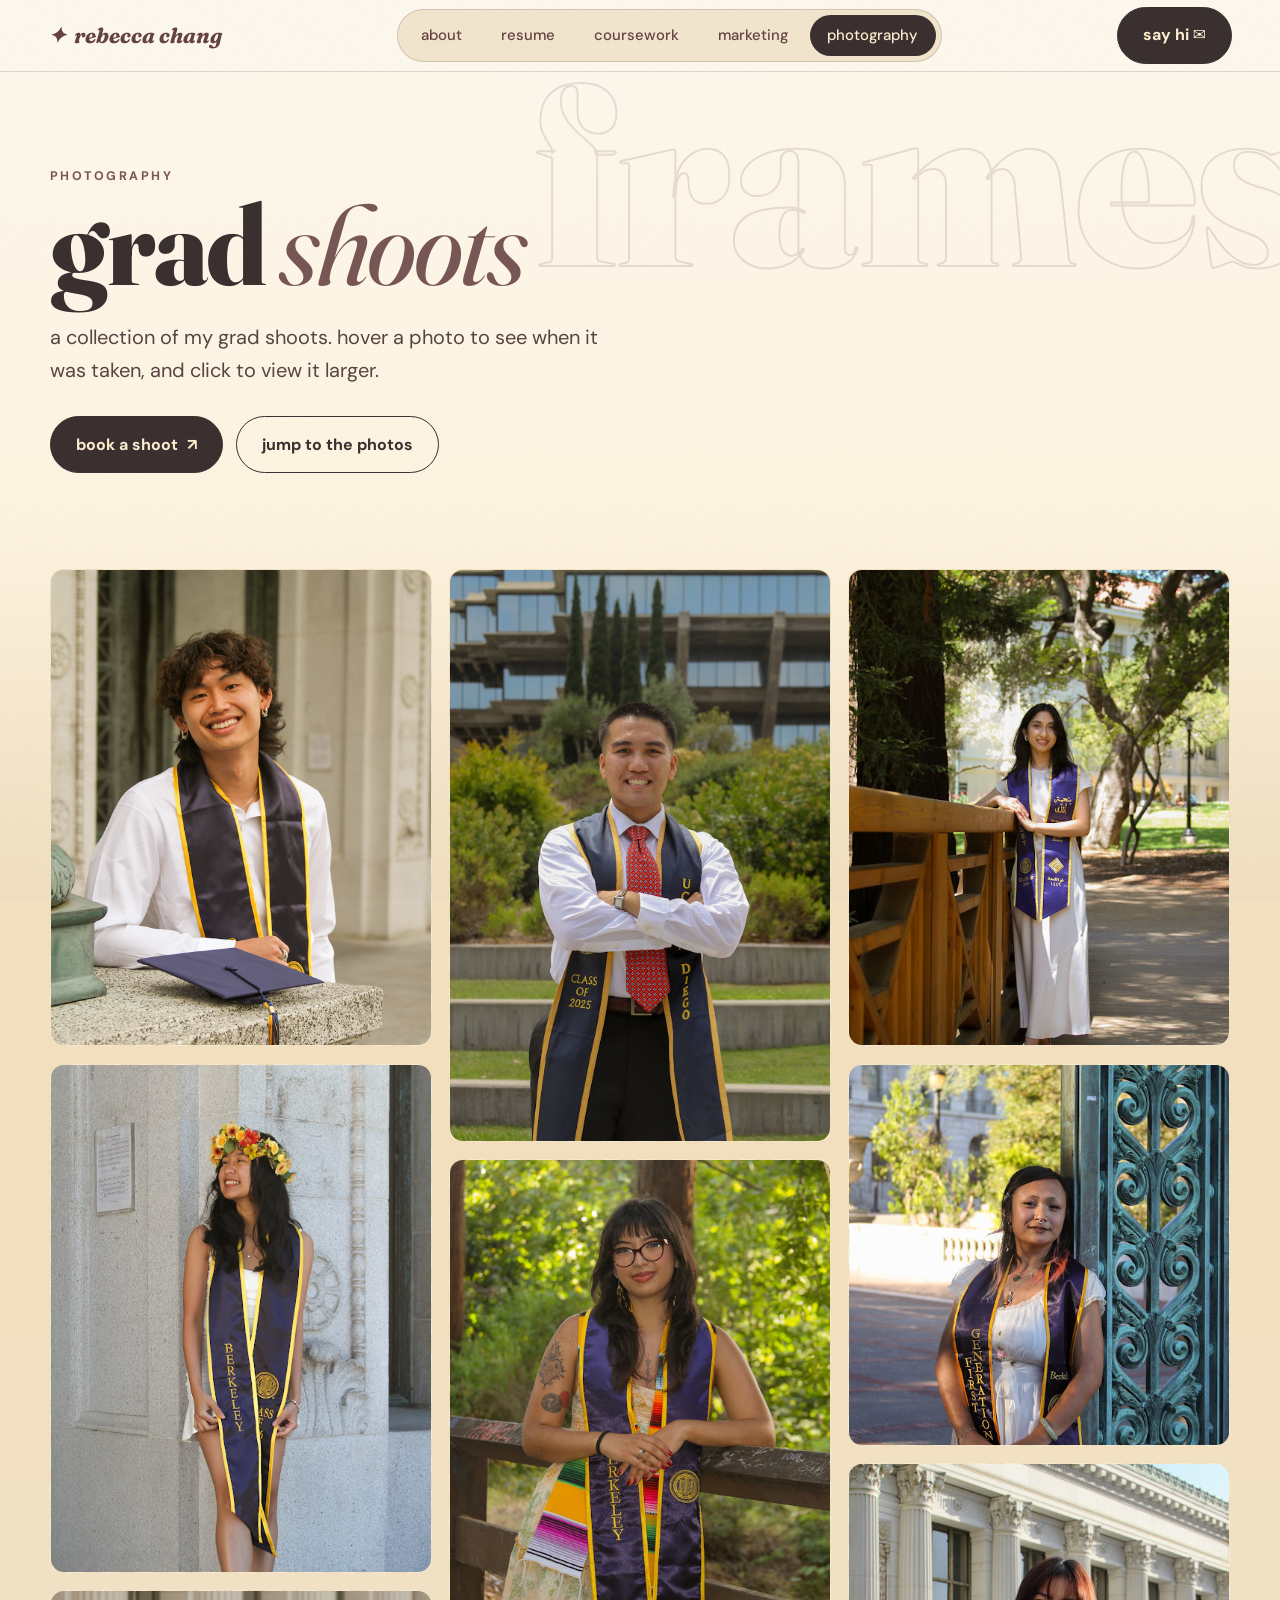
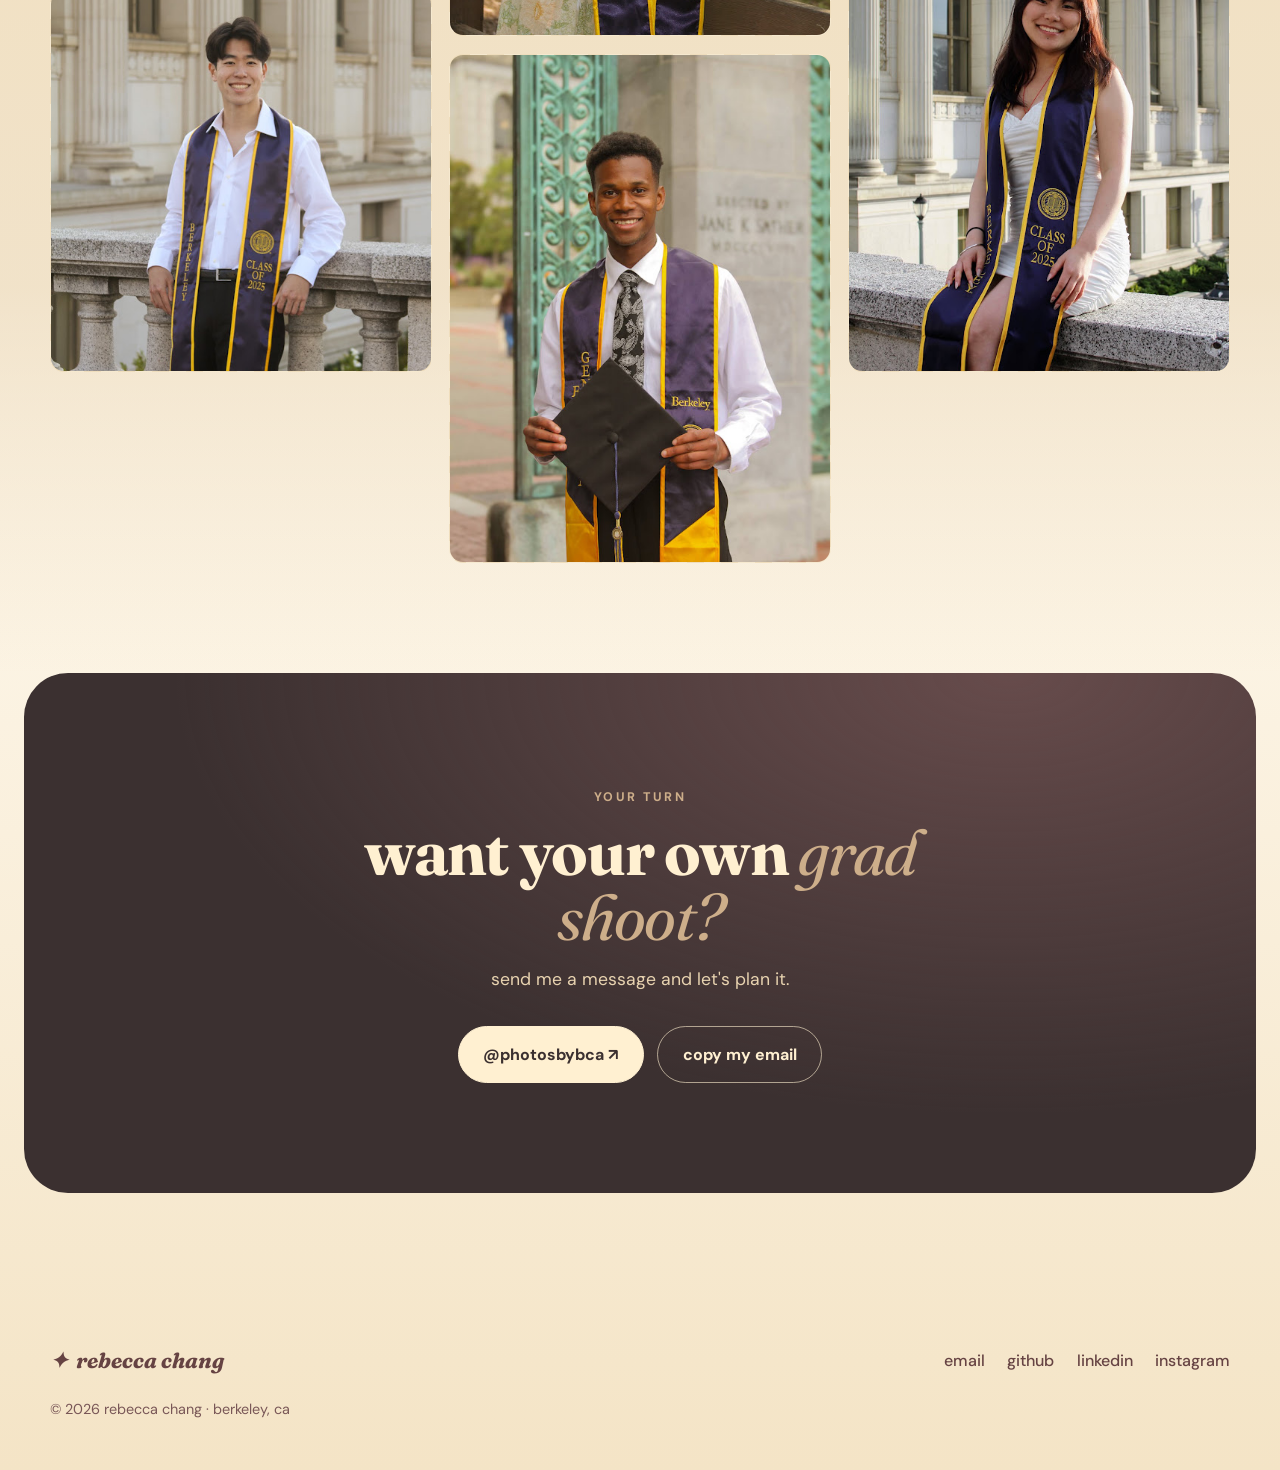
<file: photography.html>
<!DOCTYPE html>
<html lang="en">
<head>
  <meta charset="UTF-8">
  <meta name="viewport" content="width=device-width, initial-scale=1.0">
  <title>Photography · Rebecca Chang</title>
  <script>document.documentElement.classList.add('js')</script>
  <link rel="preconnect" href="https://fonts.googleapis.com">
  <link rel="preconnect" href="https://fonts.gstatic.com" crossorigin>
  <link href="https://fonts.googleapis.com/css2?family=DM+Sans:wght@400;500;700&family=Fraunces:ital,opsz,wght@0,9..144,400;0,9..144,700;0,9..144,800;0,9..144,900;1,9..144,400;1,9..144,700&display=swap" rel="stylesheet">
  <link rel="stylesheet" href="styles.css">
  <script src="script.js" defer></script>
</head>
<body>

<header class="site-header">
  <a class="logo" href="index.html"><span class="spark">✦</span> rebecca chang</a>
  <nav class="nav" id="nav">
    <a href="index.html">about</a>
    <a href="resume.html">resume</a>
    <a href="coursework.html">coursework</a>
    <a href="marketing.html">marketing</a>
    <a href="photography.html" class="active">photography</a>
  </nav>
  <a class="btn btn-solid header-cta" href="mailto:rchang615@gmail.com">say hi ✉</a>
  <button class="menu-btn" aria-label="menu" aria-expanded="false">☰</button>
  <div class="progress" id="progress"></div>
</header>

<main>

  <section class="page-head" style="padding-bottom:clamp(28px,4vw,48px)">
    <div class="ghost" aria-hidden="true">frames</div>
    <div class="wrap">
      <span class="eyebrow">photography</span>
      <h1>grad <em>shoots</em></h1>
      <p class="lead">a collection of my grad shoots. hover a photo to see when it was taken, and click to view it larger.</p>
      <div class="btn-row">
        <!-- book-a-shoot link: change or delete if you'd rather not have it -->
        <a class="btn btn-solid" href="https://instagram.com/photosbybca" target="_blank" rel="noopener">book a shoot <span class="arr">↗</span></a>
        <a class="btn btn-ghost" href="#gallery">jump to the photos</a>
      </div>
    </div>
  </section>

  <!-- ================= GALLERY ================= -->
  <section class="wash" id="gallery" style="padding-top:clamp(28px,4vw,48px)">
    <div class="wrap">
      <div class="masonry">
        <figure class="shot reveal" style="--d:.08s"><div class="photo" data-label="grad shoot 01&#10;4:5" style="--r:4/5" data-zoom data-gallery="grad" data-date="may 23, 2026" data-time="7:02 pm"><img src="images/photography/grad-01.JPG" alt="grad shoot photo 01"></div></figure>
        <figure class="shot reveal" style="--d:.16s"><div class="photo" data-label="grad shoot 02&#10;3:4" style="--r:3/4" data-zoom data-gallery="grad" data-date="may 13, 2026" data-time="5:20 pm"><img src="images/photography/grad-02.JPG" alt="grad shoot photo 02"></div></figure>
        <figure class="shot reveal" style="--d:.00s"><div class="photo" data-label="grad shoot 03&#10;1:1" style="--r:1/1" data-zoom data-gallery="grad" data-date="dec 18, 2025" data-time="3:12 pm"><img src="images/photography/grad-03.JPG" alt="grad shoot photo 03"></div></figure>
        <figure class="shot reveal" style="--d:.08s"><div class="photo" data-label="grad shoot 04&#10;2:3" style="--r:2/3" data-zoom data-gallery="grad" data-date="july 19, 2025" data-time="2:14 pm"><img src="images/photography/grad-04.JPG" alt="grad shoot photo 04"></div></figure>
        <figure class="shot reveal" style="--d:.16s"><div class="photo" data-label="grad shoot 05&#10;4:5" style="--r:4/5" data-zoom data-gallery="grad" data-date="june 13, 2025" data-time="6:07 pm"><img src="images/photography/grad-05.JPG" alt="grad shoot photo 05"></div></figure>
        <figure class="shot reveal" style="--d:.00s"><div class="photo" data-label="grad shoot 06&#10;3:4" style="--r:3/4" data-zoom data-gallery="grad" data-date="june 4, 2025" data-time="6:16 pm"><img src="images/photography/grad-06.JPG" alt="grad shoot photo 06"></div></figure>
        <figure class="shot reveal" style="--d:.08s"><div class="photo" data-label="grad shoot 07&#10;4:5" style="--r:4/5" data-zoom data-gallery="grad" data-date="may 21, 2025" data-time="12:22 pm"><img src="images/photography/grad-07.JPG" alt="grad shoot photo 07"></div></figure>
        <figure class="shot reveal" style="--d:.16s"><div class="photo" data-label="grad shoot 08&#10;1:1" style="--r:1/1" data-zoom data-gallery="grad" data-date="may 10, 2025" data-time="6:10 pm"><img src="images/photography/grad-08.JPG" alt="grad shoot photo 08"></div></figure>
        <figure class="shot reveal" style="--d:.00s"><div class="photo" data-label="grad shoot 09&#10;3:4" style="--r:3/4" data-zoom data-gallery="grad" data-date="apr 19, 2025" data-time="6:43 pm"><img src="images/photography/grad-09.JPG" alt="grad shoot photo 09"></div></figure>
      </div>
    </div>
  </section>

  <!-- ================= CTA ================= -->
  <section style="padding-top:0">
    <div class="cta" style="padding:clamp(56px,9vw,110px) 20px">
      <span class="eyebrow">your turn</span>
      <h2>want your own <em>grad shoot?</em></h2>
      <p>send me a message and let's plan it.</p>
      <div class="btn-row">
        <a class="btn btn-light" href="https://instagram.com/photosbybca" target="_blank" rel="noopener">@photosbybca ↗</a>
        <button class="btn btn-outline-light" data-copy="rchang615@gmail.com">copy my email</button>
      </div>
    </div>
  </section>
</main>

<footer class="footer">
  <div class="wrap foot">
    <a class="logo" href="index.html"><span class="spark">✦</span> rebecca chang</a>
    <div class="foot-links">
      <a href="mailto:rchang615@gmail.com">email</a>
      <a href="https://github.com/beccachangg" target="_blank" rel="noopener">github</a>
      <a href="https://linkedin.com/in/rebecca-chang-573b2a1b0/" target="_blank" rel="noopener">linkedin</a>
      <a href="https://instagram.com/itsbeccachang" target="_blank" rel="noopener">instagram</a>
    </div>
    <p>© 2026 rebecca chang · berkeley, ca</p>
  </div>
</footer>

<div class="lightbox" id="lightbox" role="dialog" aria-label="photo viewer"><button class="lb-close" aria-label="close">✕</button><button class="lb-nav prev" aria-label="previous photo">❮</button><figure><img alt=""><figcaption id="lb-cap"></figcaption></figure><button class="lb-nav next" aria-label="next photo">❯</button></div>
</body>
</html>
</file>
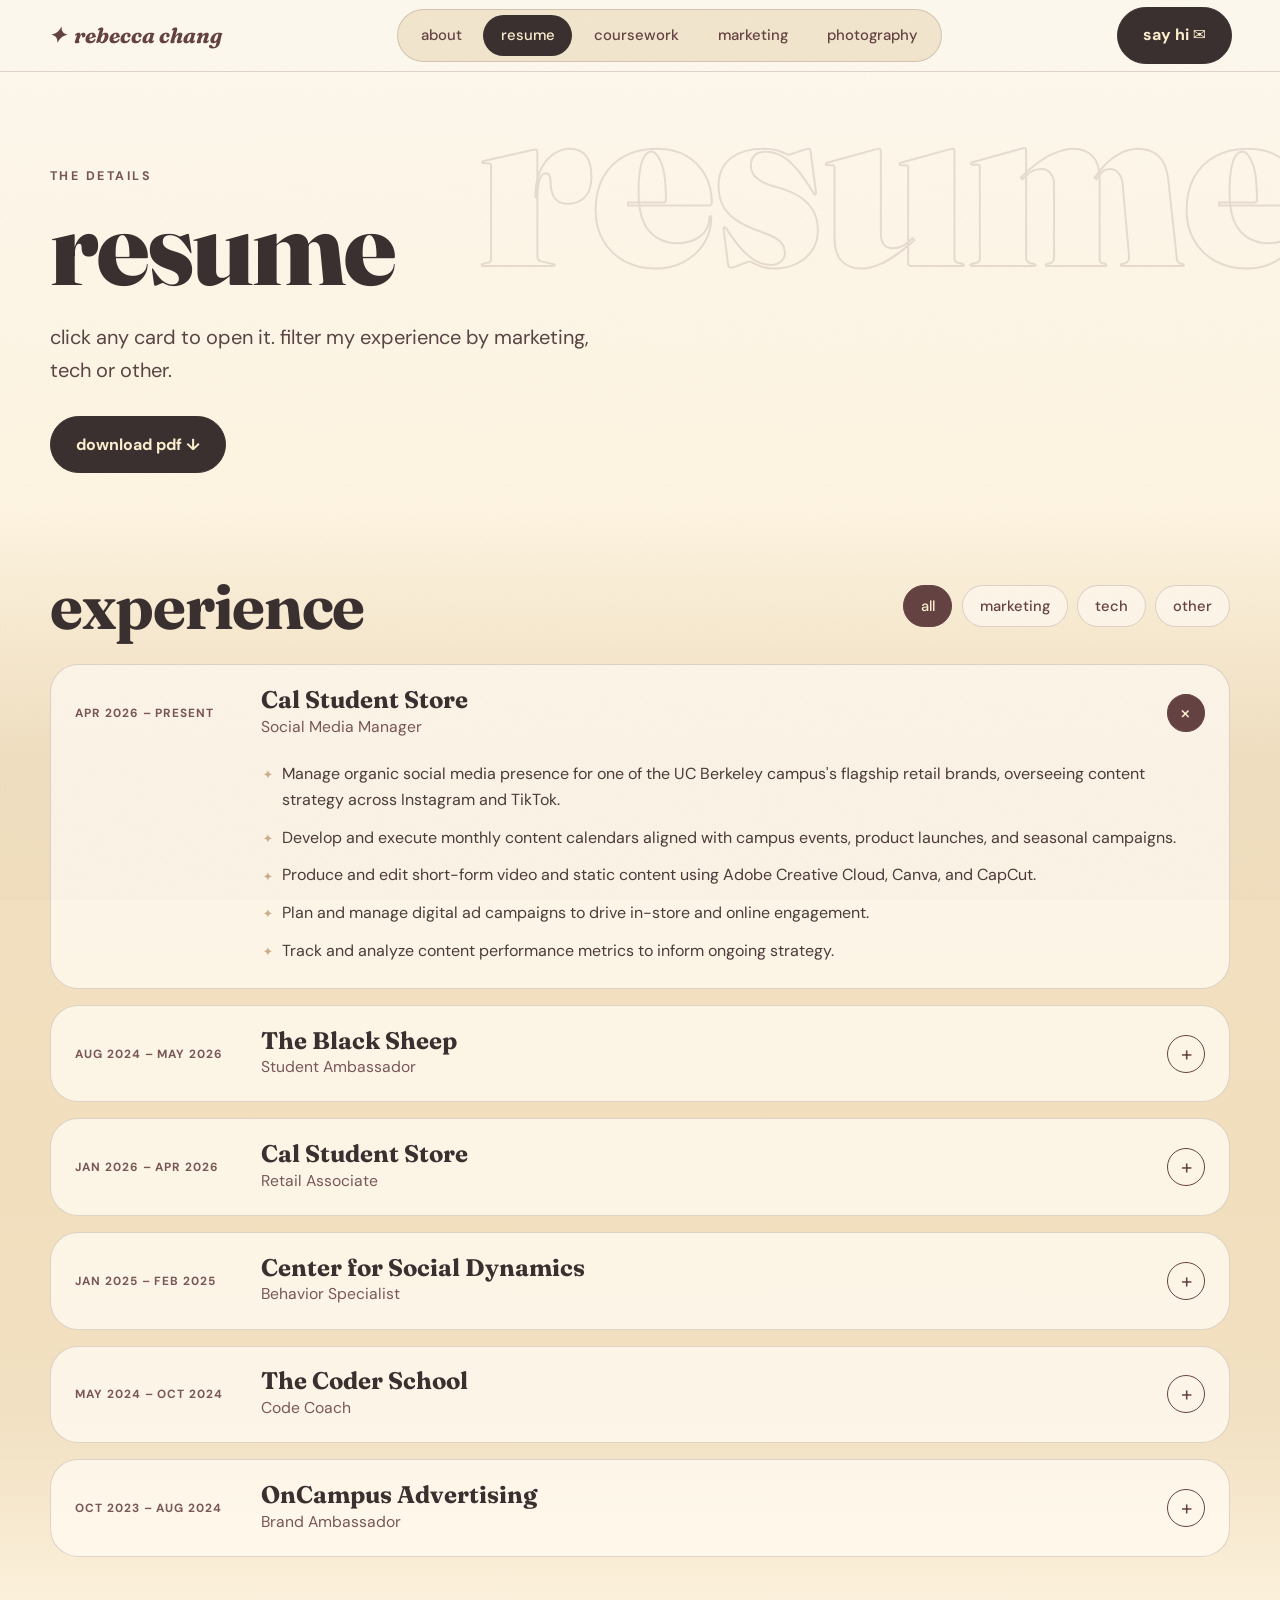
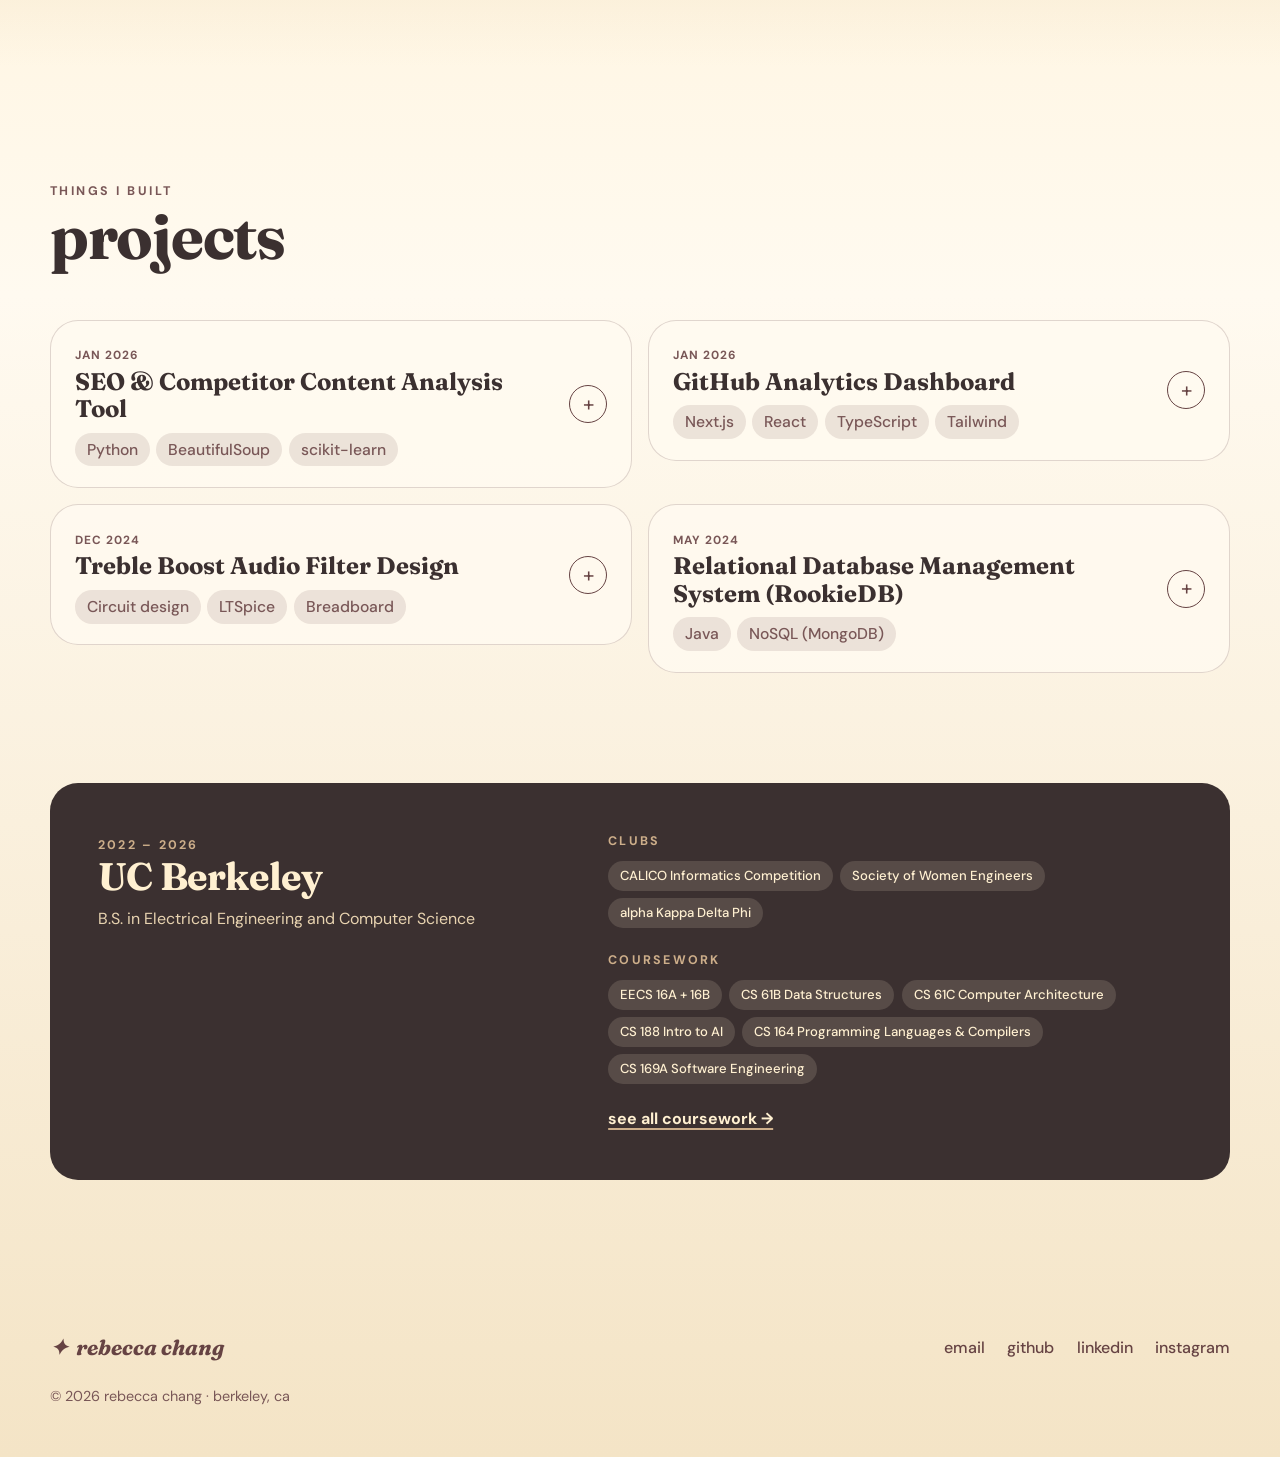
<file: resume.html>
<!DOCTYPE html>
<html lang="en">
<head>
  <meta charset="UTF-8">
  <meta name="viewport" content="width=device-width, initial-scale=1.0">
  <title>Resume · Rebecca Chang</title>
  <script>document.documentElement.classList.add('js')</script>
  <link rel="preconnect" href="https://fonts.googleapis.com">
  <link rel="preconnect" href="https://fonts.gstatic.com" crossorigin>
  <link href="https://fonts.googleapis.com/css2?family=DM+Sans:wght@400;500;700&family=Fraunces:ital,opsz,wght@0,9..144,400;0,9..144,700;0,9..144,800;0,9..144,900;1,9..144,400;1,9..144,700&display=swap" rel="stylesheet">
  <link rel="stylesheet" href="styles.css">
  <script src="script.js" defer></script>
</head>
<body>

<header class="site-header">
  <a class="logo" href="index.html"><span class="spark">✦</span> rebecca chang</a>
  <nav class="nav" id="nav">
    <a href="index.html">about</a>
    <a href="resume.html" class="active">resume</a>
    <a href="coursework.html">coursework</a>
    <a href="marketing.html">marketing</a>
    <a href="photography.html">photography</a>
  </nav>
  <a class="btn btn-solid header-cta" href="mailto:rchang615@gmail.com">say hi ✉</a>
  <button class="menu-btn" aria-label="menu" aria-expanded="false">☰</button>
  <div class="progress" id="progress"></div>
</header>

<main>

  <section class="page-head" style="padding-bottom:clamp(24px,4vw,40px)">
    <div class="ghost" aria-hidden="true">resume</div>
    <div class="wrap">
      <span class="eyebrow">the details</span>
      <h1>resume</h1>
      <p class="lead">click any card to open it. filter my experience by marketing, tech or other.</p>
      <div class="btn-row">
        <!-- put your PDF in this folder with this exact name -->
        <a class="btn btn-solid" href="Rebecca-Chang-Resume.pdf" download>download pdf ↓</a>
      </div>
    </div>
  </section>

  <!-- ================= EXPERIENCE ================= -->
  <section class="wash" style="padding-top:clamp(36px,5vw,60px)">
    <div class="wrap">
      <div class="rail-bar reveal" style="margin-bottom:1.6rem">
        <div class="sec-head" style="margin-bottom:0"><h2>experience</h2></div>
        <div class="chips" data-filter-group="rs">
          <button class="chip on" data-filter="all">all</button>
          <button class="chip" data-filter="marketing">marketing</button>
          <button class="chip" data-filter="tech">tech</button>
          <button class="chip" data-filter="other">other</button>
        </div>
      </div>

      <div class="stack">

        <article class="job open reveal" data-scope="rs" data-cat="marketing">
          <button class="job-head" aria-expanded="true">
            <span class="job-date">apr 2026 – present</span>
            <span class="job-title"><b>Cal Student Store</b><span>Social Media Manager</span></span>
            <span class="plus">+</span>
          </button>
          <div class="job-body"><div><ul>
            <li>Manage organic social media presence for one of the UC Berkeley campus's flagship retail brands, overseeing content strategy across Instagram and TikTok.</li>
            <li>Develop and execute monthly content calendars aligned with campus events, product launches, and seasonal campaigns.</li>
            <li>Produce and edit short-form video and static content using Adobe Creative Cloud, Canva, and CapCut.</li>
            <li>Plan and manage digital ad campaigns to drive in-store and online engagement.</li>
            <li>Track and analyze content performance metrics to inform ongoing strategy.</li>
          </ul></div></div>
        </article>

        <article class="job reveal" data-scope="rs" data-cat="marketing">
          <button class="job-head" aria-expanded="false">
            <span class="job-date">aug 2024 – may 2026</span>
            <span class="job-title"><b>The Black Sheep</b><span>Student Ambassador</span></span>
            <span class="plus">+</span>
          </button>
          <div class="job-body"><div><ul>
            <li>Represented Ace Berkeley and Xučyun Ruwway Apartments at community events, university functions, and housing fairs while implementing innovative social media campaigns that showcase the properties' unique features and community.</li>
          </ul></div></div>
        </article>

        <article class="job reveal" data-scope="rs" data-cat="other">
          <button class="job-head" aria-expanded="false">
            <span class="job-date">jan 2026 – apr 2026</span>
            <span class="job-title"><b>Cal Student Store</b><span>Retail Associate</span></span>
            <span class="plus">+</span>
          </button>
          <div class="job-body"><div><ul>
            <li>Assisted 50+ customers daily with product recommendations, demonstrating strong interpersonal and communication skills.</li>
            <li>Processed transactions accurately using the POS system in a fast-paced retail environment.</li>
            <li>Promoted campus events and store promotions to drive foot traffic and product awareness.</li>
          </ul></div></div>
        </article>

        <article class="job reveal" data-scope="rs" data-cat="other">
          <button class="job-head" aria-expanded="false">
            <span class="job-date">jan 2025 – feb 2025</span>
            <span class="job-title"><b>Center for Social Dynamics</b><span>Behavior Specialist</span></span>
            <span class="plus">+</span>
          </button>
          <div class="job-body"><div><ul>
            <li>Implemented individualized treatment plans using Applied Behavior Analysis (ABA) therapy to help clients develop essential skills and reduce challenging behaviors.</li>
            <li>Worked directly with children, adolescents, and their families to create supportive environments that foster growth, independence, and positive behavioral change.</li>
          </ul></div></div>
        </article>

        <article class="job reveal" data-scope="rs" data-cat="tech">
          <button class="job-head" aria-expanded="false">
            <span class="job-date">may 2024 – oct 2024</span>
            <span class="job-title"><b>The Coder School</b><span>Code Coach</span></span>
            <span class="plus">+</span>
          </button>
          <div class="job-body"><div><ul>
            <li>Taught classes of 10+ students introducing Python and web development.</li>
            <li>Worked with multiple students individually to build motivation and strengthen critical thinking skills.</li>
          </ul></div></div>
        </article>

        <article class="job reveal" data-scope="rs" data-cat="marketing">
          <button class="job-head" aria-expanded="false">
            <span class="job-date">oct 2023 – aug 2024</span>
            <span class="job-title"><b>OnCampus Advertising</b><span>Brand Ambassador</span></span>
            <span class="plus">+</span>
          </button>
          <div class="job-body"><div><ul>
            <li>Collaborated with brands including Samsung and L'Oréal to engage students on campus and build their interest in each brand's products.</li>
          </ul></div></div>
        </article>

      </div>
    </div>
  </section>

  <!-- ================= PROJECTS ================= -->
  <section id="projects">
    <div class="wrap">
      <div class="sec-head reveal">
        <span class="eyebrow">things i built</span>
        <h2>projects</h2>
      </div>

      <div class="proj-grid">

        <article class="job compact reveal">
          <button class="job-head" aria-expanded="false">
            <span class="job-title"><span class="job-date">jan 2026</span><b>SEO &amp; Competitor Content Analysis Tool</b>
              <span class="chips"><span class="tag">Python</span><span class="tag">BeautifulSoup</span><span class="tag">scikit-learn</span></span></span>
            <span class="plus">+</span>
          </button>
          <div class="job-body"><div>
            <ul>
              <li>Built an automated web scraper to extract and benchmark SEO metrics (word count, readability, keyword density, heading structure) across 10+ competitor pages for a target niche.</li>
              <li>Applied TF-IDF vectorization to identify high-value content terms and surface keyword gaps, translating findings into a data-backed case study with actionable ranking recommendations.</li>
              <li>Integrated Google Trends API to track 12-month keyword interest and surface rising related queries, enabling strategic content prioritization.</li>
            </ul>
            <a class="link" href="https://github.com/beccachangg/seo-analysis-tool" target="_blank" rel="noopener">view on github ↗</a>
          </div></div>
        </article>

        <article class="job compact reveal" style="--d:.08s">
          <button class="job-head" aria-expanded="false">
            <span class="job-title"><span class="job-date">jan 2026</span><b>GitHub Analytics Dashboard</b>
              <span class="chips"><span class="tag">Next.js</span><span class="tag">React</span><span class="tag">TypeScript</span><span class="tag">Tailwind</span></span></span>
            <span class="plus">+</span>
          </button>
          <div class="job-body"><div>
            <ul>
              <li>Developed a full-stack web application analyzing GitHub repository data through interactive visualizations, demonstrating proficiency in modern JavaScript frameworks, API integration, and responsive design principles.</li>
              <li>Implemented robust error handling, loading states, and data validation across frontend and backend layers, ensuring a reliable user experience when processing external API responses.</li>
              <li>Applied software engineering best practices, including TypeScript for type safety, component modularity, RESTful API design, and Git version control throughout the development lifecycle.</li>
            </ul>
            <a class="link" href="https://analytics-dashboard-alpha-six.vercel.app/" target="_blank" rel="noopener">view live demo ↗</a>
          </div></div>
        </article>

        <article class="job compact reveal">
          <button class="job-head" aria-expanded="false">
            <span class="job-title"><span class="job-date">dec 2024</span><b>Treble Boost Audio Filter Design</b>
              <span class="chips"><span class="tag">Circuit design</span><span class="tag">LTSpice</span><span class="tag">Breadboard</span></span></span>
            <span class="plus">+</span>
          </button>
          <div class="job-body"><div><ul>
            <li>Designed an active op-amp filter circuit achieving 10+ gain (21 dB) in the 300 Hz – 15 kHz range through symbolic analysis and component selection (capacitors: 1000 pF, 100 nF; resistor: 5.1 kΩ).</li>
            <li>Validated the design using LTSpice simulations and breadboard measurements, with cutoff frequencies within 10% of theoretical predictions.</li>
          </ul></div></div>
        </article>

        <article class="job compact reveal" style="--d:.08s">
          <button class="job-head" aria-expanded="false">
            <span class="job-title"><span class="job-date">may 2024</span><b>Relational Database Management System (RookieDB)</b>
              <span class="chips"><span class="tag">Java</span><span class="tag">NoSQL (MongoDB)</span></span></span>
            <span class="plus">+</span>
          </button>
          <div class="job-body"><div><ul>
            <li>Implemented core DBMS components, including B+ tree indices, join algorithms (hash join, sort-merge join), query optimization with cost-based analysis, and ARIES-based crash recovery.</li>
            <li>Designed and optimized a multigranularity locking protocol for concurrent transaction execution, reducing query latency through efficient buffer management and eviction policies.</li>
          </ul></div></div>
        </article>

      </div>
    </div>
  </section>

  <!-- ================= EDUCATION ================= -->
  <section style="padding-top:0">
    <div class="wrap">
      <div class="edu reveal">
        <div>
          <span class="date">2022 – 2026</span>
          <h3>UC Berkeley</h3>
          <p style="color:#E8D3B0;margin-top:.6rem">B.S. in Electrical Engineering and Computer Science</p>
        </div>
        <div>
          <h4>clubs</h4>
          <div class="chips"><span class="tag">CALICO Informatics Competition</span><span class="tag">Society of Women Engineers</span><span class="tag">alpha Kappa Delta Phi</span></div>
          <h4>coursework</h4>
          <div class="chips"><span class="tag">EECS 16A + 16B</span><span class="tag">CS 61B Data Structures</span><span class="tag">CS 61C Computer Architecture</span><span class="tag">CS 188 Intro to AI</span><span class="tag">CS 164 Programming Languages &amp; Compilers</span><span class="tag">CS 169A Software Engineering</span></div>
          <a class="link" style="color:var(--cream-100)" href="coursework.html">see all coursework →</a>
        </div>
      </div>
    </div>
  </section>
</main>

<footer class="footer">
  <div class="wrap foot">
    <a class="logo" href="index.html"><span class="spark">✦</span> rebecca chang</a>
    <div class="foot-links">
      <a href="mailto:rchang615@gmail.com">email</a>
      <a href="https://github.com/beccachangg" target="_blank" rel="noopener">github</a>
      <a href="https://linkedin.com/in/rebecca-chang-573b2a1b0/" target="_blank" rel="noopener">linkedin</a>
      <a href="https://instagram.com/itsbeccachang" target="_blank" rel="noopener">instagram</a>
    </div>
    <p>© 2026 rebecca chang · berkeley, ca</p>
  </div>
</footer>
</body>
</html>
</file>
<file: styles.css>
/* =====================================================
   rebecca chang · portfolio
   palette: #FFF0D1 · #795757 · #664343 · #3B3030 + lighter beiges
   ===================================================== */

:root{
  --cream-50:#FFFAF0;
  --cream-100:#FFF0D1;
  --sand-200:#F4E4C6;
  --sand-300:#E8D3B0;
  --tan-400:#CDAE8A;
  --mocha:#795757;
  --brown:#664343;
  --espresso:#3B3030;
  --ink:#3B3030;
  --line:rgba(102,67,67,.2);
  --shadow:0 20px 40px -20px rgba(59,48,48,.4);
  --r-lg:28px;
  --r-md:18px;
  --head:72px;
  --f-display:'Fraunces',Georgia,serif;
  --f-body:'DM Sans',system-ui,sans-serif;
}

*{box-sizing:border-box;margin:0;padding:0}
html{scroll-behavior:smooth;scroll-padding-top:calc(var(--head) + 20px);-webkit-text-size-adjust:100%}
body{
  font-family:var(--f-body);
  color:var(--ink);
  line-height:1.65;
  overflow-x:hidden;
  min-height:100vh;
  background:linear-gradient(180deg,var(--cream-50) 0%,var(--cream-100) 38%,var(--cream-50) 62%,var(--sand-200) 100%);
}
/* soft paper grain over everything */
body::before{
  content:"";position:fixed;inset:0;pointer-events:none;z-index:200;opacity:.08;mix-blend-mode:multiply;
  background-image:url("data:image/svg+xml;utf8,<svg xmlns='http://www.w3.org/2000/svg' width='160' height='160'><filter id='n'><feTurbulence type='fractalNoise' baseFrequency='.9' numOctaves='2' stitchTiles='stitch'/><feColorMatrix values='0 0 0 0 .23 0 0 0 0 .19 0 0 0 0 .19 0 0 0 .6 0'/></filter><rect width='100%' height='100%' filter='url(%23n)'/></svg>");
}
img{max-width:100%;display:block}
a{color:inherit}
ul{list-style:none}
main{padding-top:var(--head)}
section{padding:clamp(56px,9vw,110px) 0}
.wrap{width:min(1180px,calc(100% - 2*clamp(16px,4vw,48px)));margin-inline:auto}

/* faded colour washes that melt into the page */
.wash{background:linear-gradient(180deg,rgba(255,250,240,0) 0%,rgba(232,211,176,.6) 22%,rgba(232,211,176,.6) 78%,rgba(255,250,240,0) 100%)}
.wash-brown{background:linear-gradient(180deg,rgba(121,87,87,0) 0%,rgba(121,87,87,.13) 30%,rgba(121,87,87,.13) 70%,rgba(121,87,87,0) 100%)}

/* ---------- type ---------- */
h1,h2,h3{font-family:var(--f-display);line-height:1.02;letter-spacing:-.02em;color:var(--espresso)}
h1{font-size:clamp(3.4rem,10vw,8rem);font-weight:800}
h2{font-size:clamp(2.2rem,5vw,4rem);font-weight:700}
h3{font-size:1.6rem;font-weight:700}
h1 em,h2 em,h3 em{font-weight:400;font-style:italic;color:var(--mocha)}
.eyebrow{font-family:var(--f-body);font-size:.78rem;font-weight:700;letter-spacing:.2em;text-transform:uppercase;color:var(--mocha);display:inline-block;line-height:1.2}
.lead{font-size:clamp(1.05rem,1.6vw,1.25rem);max-width:36rem;color:#5a4545;margin:1.2rem 0 1.8rem}
.sec-head{max-width:46rem;margin-bottom:clamp(28px,4vw,52px)}
.sec-head p{margin-top:1rem;color:#5a4545;font-size:1.1rem}
.link{color:var(--brown);font-weight:700;text-decoration:underline;text-decoration-thickness:2px;text-underline-offset:4px;text-decoration-color:var(--tan-400);transition:.2s}
.link:hover{text-decoration-color:var(--brown)}

/* ---------- header ---------- */
.site-header{
  position:fixed;top:0;left:0;right:0;height:var(--head);z-index:100;
  display:flex;align-items:center;justify-content:space-between;gap:1rem;
  padding:0 clamp(16px,4vw,48px);
  background:rgba(255,250,240,.78);
  backdrop-filter:blur(14px) saturate(1.2);-webkit-backdrop-filter:blur(14px) saturate(1.2);
  border-bottom:1px solid var(--line);
  transition:box-shadow .3s,background .3s;
}
.site-header.scrolled{box-shadow:0 10px 30px -18px rgba(59,48,48,.45);background:rgba(255,250,240,.93)}
.logo{font-family:var(--f-display);font-style:italic;font-weight:700;font-size:1.35rem;color:var(--brown);text-decoration:none;display:flex;gap:.5rem;align-items:center;white-space:nowrap}
.logo .spark{display:inline-block;transition:transform .7s}
.logo:hover .spark{transform:rotate(180deg) scale(1.25)}
.nav{display:flex;gap:.25rem;padding:.3rem;border-radius:999px;background:rgba(232,211,176,.5);border:1px solid var(--line)}
.nav a{padding:.5rem 1.1rem;border-radius:999px;font-weight:500;font-size:.93rem;color:var(--brown);text-decoration:none;transition:background .25s,color .25s,transform .25s}
.nav a:hover{background:rgba(255,250,240,.95);transform:translateY(-1px)}
.nav a.active{background:var(--espresso);color:var(--cream-100)}
.header-cta{padding:.55rem 1.15rem;font-size:.9rem}
.progress{position:absolute;left:0;bottom:-1px;height:3px;width:0;background:linear-gradient(90deg,var(--tan-400),var(--brown))}
.menu-btn{display:none;width:44px;height:44px;border-radius:50%;border:1.5px solid var(--line);background:rgba(255,250,240,.9);color:var(--brown);font-size:1.2rem;cursor:pointer;place-items:center}

/* ---------- buttons + chips ---------- */
.btn{display:inline-flex;align-items:center;gap:.6rem;padding:.9rem 1.55rem;border-radius:999px;border:1.5px solid var(--espresso);text-decoration:none;cursor:pointer;font:inherit;font-weight:700;transition:transform .25s,background .25s,color .25s,box-shadow .25s}
.btn-solid{background:var(--espresso);color:var(--cream-100)}
.btn-solid:hover{background:var(--brown);border-color:var(--brown);transform:translateY(-3px);box-shadow:var(--shadow)}
.btn-ghost{background:transparent;color:var(--espresso)}
.btn-ghost:hover{background:var(--espresso);color:var(--cream-100);transform:translateY(-3px)}
.btn-light{background:var(--cream-100);color:var(--espresso);border-color:var(--cream-100)}
.btn-light:hover{background:var(--tan-400);border-color:var(--tan-400);transform:translateY(-3px)}
.btn-outline-light{background:transparent;color:var(--cream-100);border-color:rgba(255,240,209,.6)}
.btn-outline-light:hover{background:var(--cream-100);color:var(--espresso);transform:translateY(-3px)}
.btn .arr{transition:transform .25s}
.btn:hover .arr{transform:translateX(5px)}
.btn-row{display:flex;flex-wrap:wrap;gap:.8rem}

.chips{display:flex;flex-wrap:wrap;gap:.6rem}
.chip{padding:.5rem 1.05rem;border-radius:999px;border:1.5px solid var(--line);background:rgba(255,250,240,.75);color:var(--brown);font:inherit;font-size:.92rem;font-weight:500;cursor:pointer;transition:.2s}
.chip:hover{transform:translateY(-2px);border-color:var(--brown)}
.chip.on{background:var(--brown);color:var(--cream-100);border-color:var(--brown)}
.tag{display:inline-block;padding:.25rem .75rem;border-radius:999px;background:rgba(121,87,87,.14);color:var(--brown);font-size:.82rem;font-weight:500}

/* ---------- picture holders ----------
   drop a file with the matching name into /images and it replaces the holder automatically */
.photo{
  position:relative;overflow:hidden;
  aspect-ratio:var(--r,4/5);
  border-radius:var(--rad,18px);
  display:grid;place-items:center;
  background:repeating-linear-gradient(135deg,#EFDDBC 0 12px,#F6E9CF 12px 24px);
  border:1.5px dashed rgba(102,67,67,.4);
}
.photo::before{
  content:"📷\A" attr(data-label);white-space:pre-line;text-align:center;
  font-family:var(--f-body);font-size:.85rem;font-weight:500;line-height:1.4;color:var(--mocha);padding:1rem;
}
.photo img{position:absolute;inset:0;width:100%;height:100%;object-fit:cover}
.photo.filled{border-color:transparent}
.photo.filled[data-zoom]{cursor:zoom-in}
.photo.arch{--rad:999px 999px 28px 28px}

.polaroid{background:#FFFAF0;padding:10px 10px 40px;box-shadow:var(--shadow);transform:rotate(var(--rot,0deg));transition:transform .4s cubic-bezier(.2,.8,.2,1),z-index 0s;position:relative}
.polaroid .photo{--rad:3px}
.polaroid figcaption{position:absolute;bottom:8px;left:0;right:0;text-align:center;font-family:var(--f-display);font-style:italic;font-size:1rem;color:var(--brown);line-height:1}
.polaroid:hover{transform:rotate(0deg) translateY(-8px) scale(1.04);z-index:6}

/* draggable stickers */
.sticker{
  position:absolute;width:clamp(86px,11vw,118px);aspect-ratio:1;border-radius:50%;
  display:grid;place-content:center;text-align:center;
  background:var(--brown);color:var(--cream-100);
  font-family:var(--f-display);line-height:1;
  box-shadow:0 12px 24px -10px rgba(59,48,48,.6);
  outline:1.5px dashed rgba(255,240,209,.65);outline-offset:-8px;
  transform:rotate(var(--rot,-8deg));cursor:grab;user-select:none;touch-action:none;z-index:8;
}
.sticker b{font-size:clamp(1.5rem,3vw,2rem);font-weight:800}
.sticker small{font-family:var(--f-body);font-size:.66rem;letter-spacing:.1em;text-transform:uppercase;margin-top:.25rem}
.sticker.light{background:var(--tan-400);color:var(--espresso);outline-color:rgba(59,48,48,.5)}
.sticker:hover{animation:wiggle .5s}
.sticker.dragging{cursor:grabbing;z-index:20;animation:none}
@keyframes wiggle{0%,100%{transform:rotate(var(--rot,-8deg))}25%{transform:rotate(calc(var(--rot,-8deg) + 8deg)) scale(1.06)}75%{transform:rotate(calc(var(--rot,-8deg) - 8deg)) scale(1.06)}}
.note{position:absolute;font-family:var(--f-display);font-style:italic;font-size:1rem;color:var(--brown);line-height:1;z-index:7;pointer-events:none}

/* ---------- hero ---------- */
.hero{position:relative;overflow:hidden;padding:clamp(40px,6vw,80px) 0 clamp(70px,9vw,120px)}
.ghost{position:absolute;left:-1vw;bottom:-.08em;font-family:var(--f-display);font-weight:900;font-size:clamp(6rem,23vw,21rem);line-height:.8;color:transparent;-webkit-text-stroke:2px rgba(121,87,87,.17);pointer-events:none;user-select:none;white-space:nowrap;z-index:0}
.hero-grid{display:grid;grid-template-columns:1.1fr .9fr;gap:clamp(24px,5vw,72px);align-items:center;position:relative;z-index:2}
.role-line{font-family:var(--f-display);font-style:italic;font-size:clamp(1.4rem,3vw,2.2rem);color:var(--mocha);margin-top:1rem;min-height:1.4em}
.role-line .word{border-right:2px solid var(--mocha);padding-right:4px}
.collage{position:relative;aspect-ratio:1/1.1;width:100%;max-width:500px;margin-inline:auto}
.collage .main{position:absolute;inset:0 9% 11% 9%;aspect-ratio:auto}
.collage .pol-a{position:absolute;width:38%;left:-3%;bottom:0;z-index:4}
.collage .pol-b{position:absolute;width:33%;right:-3%;top:6%;z-index:4}
.collage .s1{top:-3%;left:-2%}
.collage .s2{bottom:6%;right:-1%}
.collage .n1{top:-2%;right:14%;transform:rotate(5deg)}

/* ---------- marquee ---------- */
.marquee-wrap{overflow:hidden;padding:1.6rem 0}
.marquee{background:var(--espresso);color:var(--cream-100);overflow:hidden;padding:1.05rem 0;transform:rotate(-1.3deg);margin:0 -3vw;border-block:2px solid var(--brown)}
.marquee-track{display:flex;width:max-content;animation:scroll 38s linear infinite}
.marquee:hover .marquee-track{animation-play-state:paused}
.marquee span{font-family:var(--f-display);font-style:italic;font-size:clamp(1.3rem,3vw,2rem);padding-right:2.2rem;white-space:nowrap}
@keyframes scroll{to{transform:translateX(-50%)}}

/* ---------- tabs ---------- */
.tabs{display:flex;gap:.6rem;flex-wrap:wrap;margin-bottom:clamp(20px,3vw,36px)}
.tab-panel{display:none}
.tab-panel.on{display:grid;grid-template-columns:.8fr 1.2fr;gap:clamp(20px,4vw,60px);align-items:center;animation:rise .55s both}
.tab-panel.solo.on{grid-template-columns:1fr;max-width:48rem}
.tab-panel p{font-size:clamp(1.05rem,1.5vw,1.2rem);color:#4d3b3b;margin-bottom:1.2rem}
.tab-panel .chips{margin-bottom:1.2rem}
@keyframes rise{from{opacity:0;transform:translateY(18px)}to{opacity:1;transform:none}}

/* ---------- flip cards ---------- */
.cards4{display:grid;grid-template-columns:repeat(4,1fr);gap:1.2rem}
.flip{perspective:1200px;height:350px;cursor:pointer;outline-offset:6px}
.flip-inner{position:relative;width:100%;height:100%;transition:transform .75s cubic-bezier(.2,.8,.2,1);transform-style:preserve-3d}
.flip.flipped .flip-inner{transform:rotateY(180deg)}
@media (hover:hover){.flip:hover .flip-inner{transform:rotateY(180deg)}}
.face{position:absolute;inset:0;border-radius:var(--r-lg);backface-visibility:hidden;-webkit-backface-visibility:hidden;padding:1.6rem;display:flex;flex-direction:column;justify-content:space-between}
.face.front{background:var(--sand-200);border:1.5px solid var(--line)}
.face.front h3{font-size:2rem}
.face.back{background:var(--brown);color:var(--cream-100);transform:rotateY(180deg);font-size:1.02rem}
.face.back .link{color:var(--cream-100)}
.num{font-family:var(--f-body);font-size:.8rem;font-weight:700;letter-spacing:.18em;color:var(--mocha);line-height:1}
.flip-hint{font-size:.82rem;color:var(--mocha);letter-spacing:.06em}

/* ---------- stats ---------- */
.stats{display:grid;grid-template-columns:repeat(auto-fit,minmax(200px,1fr));gap:1rem}
.stat{padding:1.6rem;border-radius:var(--r-lg);background:rgba(255,250,240,.75);border:1.5px solid var(--line);transition:transform .3s}
.stat:hover{transform:translateY(-6px) rotate(-1deg)}
.stat b{font-family:var(--f-display);font-size:clamp(2.6rem,5vw,4rem);font-weight:800;color:var(--brown);display:block;line-height:1}
.stat span{color:#5a4545;font-size:.98rem}

/* ---------- gallery ---------- */
.gallery{display:grid;grid-template-columns:repeat(4,1fr);gap:1rem;align-items:start}
.gallery .photo{transition:transform .4s}
.gallery .photo:nth-child(even){margin-top:2.6rem}
.gallery .photo:hover{transform:scale(1.03) rotate(-1deg)}

/* ---------- dark cta ---------- */
.cta{margin:0 clamp(8px,2vw,24px);border-radius:44px;background:radial-gradient(ellipse at 80% 0%,rgba(121,87,87,.7),transparent 60%),var(--espresso);color:var(--cream-100);text-align:center;position:relative;overflow:hidden}
.cta h2{color:var(--cream-100);max-width:16ch;margin:.6rem auto 1rem}
.cta h2 em{color:var(--tan-400)}
.cta p{max-width:34rem;margin:0 auto 2rem;color:#E8D3B0;font-size:1.1rem}
.cta .eyebrow{color:var(--tan-400)}
.cta .btn-row{justify-content:center}

/* ---------- footer ---------- */
.footer{padding:2.5rem 0 3rem}
.foot{display:flex;flex-wrap:wrap;gap:1.2rem 2rem;align-items:center;justify-content:space-between}
.foot-links{display:flex;gap:1.4rem;flex-wrap:wrap}
.foot-links a{text-decoration:none;color:var(--brown);font-weight:500;transition:.2s}
.foot-links a:hover{color:var(--espresso);text-decoration:underline;text-underline-offset:4px}
.foot p{color:var(--mocha);font-size:.9rem;width:100%}

/* ---------- page heads (inner pages) ---------- */
.page-head{position:relative;overflow:hidden;padding:clamp(48px,7vw,96px) 0 clamp(20px,3vw,40px)}
.page-head h1{font-size:clamp(3.2rem,9vw,7rem)}
.page-head .ghost{font-size:clamp(5rem,20vw,17rem);right:-2vw;left:auto;top:0;bottom:auto}
.page-head .wrap{position:relative;z-index:2}

/* ---------- accordion (resume) ---------- */
.stack{display:grid;gap:1rem}
.job{border:1.5px solid var(--line);border-radius:var(--r-lg);background:rgba(255,250,240,.8);overflow:hidden;transition:opacity .3s,transform .3s,box-shadow .3s}
.job:hover{box-shadow:var(--shadow)}
.job.dim{opacity:.28}
.job-head{display:grid;grid-template-columns:170px 1fr auto;gap:1rem;align-items:center;width:100%;padding:1.3rem 1.5rem;background:none;border:none;text-align:left;font:inherit;color:inherit;cursor:pointer}
.job .job-date{font-family:var(--f-body);font-size:.74rem;font-weight:700;letter-spacing:.08em;text-transform:uppercase;color:var(--mocha);line-height:1.35}
.job-title b{font-family:var(--f-display);font-size:1.5rem;display:block;line-height:1.15}
.job-title span{color:var(--mocha);font-size:.98rem}
.job-title .chips{margin-top:.6rem;gap:.4rem}
.plus{width:38px;height:38px;border-radius:50%;border:1.5px solid var(--brown);display:grid;place-items:center;font-size:1.3rem;color:var(--brown);transition:.35s}
.job.open .plus{transform:rotate(45deg);background:var(--brown);color:var(--cream-100)}
.job-body{display:grid;grid-template-rows:0fr;transition:grid-template-rows .45s ease}
.job.open .job-body{grid-template-rows:1fr}
.job-body>div{overflow:hidden}
.job-body ul{padding:0 1.6rem 1.5rem calc(1.6rem + 170px + 1rem);display:grid;gap:.7rem}
.job-body li{position:relative;padding-left:1.2rem;color:#4d3b3b}
.job-body li::before{content:"✦";position:absolute;left:0;color:var(--tan-400);font-size:.8rem;top:.2rem}
.job-body .link{display:inline-block;margin:0 1.6rem 1.4rem calc(1.6rem + 170px + 1rem)}
.proj-grid{display:grid;grid-template-columns:1fr 1fr;gap:1rem;align-items:start}
.job.compact .job-head{grid-template-columns:1fr auto}
.job.compact .job-body ul{padding-left:1.6rem}
.job.compact .job-body .link{margin-left:1.6rem}
.edu{background:var(--espresso);color:var(--cream-100);border-radius:var(--r-lg);padding:clamp(1.6rem,4vw,3rem);display:grid;grid-template-columns:1fr 1.2fr;gap:2rem}
.edu h3{color:var(--cream-100);font-size:clamp(1.8rem,3vw,2.4rem)}
.edu .date{font-family:var(--f-body);font-size:.78rem;font-weight:700;letter-spacing:.18em;text-transform:uppercase;color:var(--tan-400)}
.edu h4{font-family:var(--f-body);font-size:.78rem;letter-spacing:.18em;text-transform:uppercase;color:var(--tan-400);font-weight:700;margin:0 0 .6rem}
.edu .tag{background:rgba(255,240,209,.14);color:var(--cream-100)}
.edu .chips{margin-bottom:1.4rem;gap:.45rem}

/* ---------- coursework ---------- */
.search{width:min(340px,100%);padding:.7rem 1.2rem;border-radius:999px;border:1.5px solid var(--line);background:rgba(255,250,240,.85);font:inherit;color:var(--ink);outline:none;transition:.2s}
.search:focus{border-color:var(--brown);box-shadow:0 0 0 4px rgba(121,87,87,.15)}
.cw-tools{display:flex;flex-wrap:wrap;gap:1rem;align-items:center;margin-bottom:.6rem}
.count{font-family:var(--f-body);font-size:.9rem;font-weight:500;color:var(--mocha)}
.notes{display:grid;grid-template-columns:repeat(auto-fill,minmax(285px,1fr));gap:2rem 1.6rem;padding:1.4rem .4rem}
.note-card{position:relative;padding:1.7rem 1.4rem 1.5rem;background:var(--cream-100);border-radius:6px;box-shadow:var(--shadow);transform:rotate(var(--rot,0deg));transition:transform .35s,opacity .3s}
.note-card:nth-child(4n+1){--rot:-1.6deg}
.note-card:nth-child(4n+2){--rot:1.2deg;background:#F6E6C8}
.note-card:nth-child(4n+3){--rot:-.8deg;background:#FBEBCB}
.note-card:nth-child(4n){--rot:1.8deg;background:#F2DFBE}
.note-card::before{content:"";position:absolute;top:-13px;left:50%;width:88px;height:26px;transform:translateX(-50%) rotate(-3deg);background:rgba(205,174,138,.6)}
.note-card:hover{transform:rotate(0) translateY(-6px)}
.note-card.dim{opacity:.3}
.note-card h3{font-size:1.55rem;margin-bottom:.8rem}
.course{display:grid;grid-template-columns:78px 1fr;gap:.6rem;padding:.5rem .55rem;border-radius:10px;font-size:.95rem;line-height:1.35;transition:.2s}
.course b{font-family:var(--f-display);color:var(--brown)}
.course.dim{opacity:.18}
.course.match{background:rgba(121,87,87,.18)}
.sheets{display:grid;grid-template-columns:repeat(auto-fill,minmax(220px,1fr));gap:1rem}
.sheet{display:flex;flex-direction:column;gap:.3rem;padding:1.3rem;border-radius:var(--r-md);border:1.5px dashed var(--line);background:rgba(255,250,240,.7);text-decoration:none;transition:.3s}
.sheet:hover{background:var(--brown);color:var(--cream-100);transform:translateY(-5px) rotate(-1deg)}
.sheet b{font-family:var(--f-display);font-size:1.3rem}
.sheet small{opacity:.7}

/* ---------- marketing ---------- */
.brands{display:grid;grid-template-columns:repeat(auto-fill,minmax(220px,1fr));gap:1rem}
.brand{display:flex;flex-direction:column;justify-content:flex-end;gap:.15rem;min-height:140px;padding:1.2rem 1.3rem;border-radius:var(--r-md);background:rgba(255,250,240,.8);border:1.5px solid var(--line);text-decoration:none;position:relative;overflow:hidden;transition:transform .3s,background .3s,color .3s,opacity .3s}
.brand:hover{background:var(--brown);color:var(--cream-100);transform:translateY(-6px) rotate(-1deg)}
.brand b{font-family:var(--f-display);font-size:1.45rem;line-height:1.1}
.brand small{opacity:.7}
.brand .go{position:absolute;top:1rem;right:1.2rem;font-size:1.2rem;transition:.3s}
.brand:hover .go{transform:translate(4px,-4px)}
.brand.dim{opacity:.22}
.rail-bar{display:flex;justify-content:space-between;align-items:center;gap:1rem;flex-wrap:wrap;margin-bottom:.5rem}
.round{width:48px;height:48px;border-radius:50%;border:1.5px solid var(--espresso);background:transparent;color:var(--espresso);font-size:1.1rem;cursor:pointer;transition:.25s}
.round:hover{background:var(--espresso);color:var(--cream-100)}
.rail{display:flex;gap:1.4rem;overflow-x:auto;scroll-snap-type:x mandatory;padding:1.6rem .6rem 2rem;scrollbar-width:none}
.rail::-webkit-scrollbar{display:none}
.story{flex:0 0 clamp(210px,23vw,260px);scroll-snap-align:start;transition:opacity .3s,filter .3s,transform .4s}
.story:hover{transform:translateY(-8px)}
.story.dim{opacity:.25;filter:grayscale(.7)}
.phone{border:8px solid var(--espresso);border-radius:36px;overflow:hidden;background:var(--espresso);box-shadow:var(--shadow)}
.phone .photo{--rad:0;aspect-ratio:9/16;border:none}
.phone .photo.filled{border:none}
.story figcaption{text-align:center;margin-top:.9rem;font-family:var(--f-display);font-style:italic;font-size:1.05rem;color:var(--brown);line-height:1.2}

/* ---------- lightbox + toast + sparkle ---------- */
.lightbox{position:fixed;inset:0;z-index:300;background:rgba(59,48,48,.9);display:none;place-items:center;padding:24px;backdrop-filter:blur(6px);cursor:zoom-out}
.lightbox.open{display:grid;animation:rise .3s both}
.lightbox figure{margin:0;text-align:center}
.lightbox figcaption{margin-top:.9rem;color:var(--sand-300);font-size:.9rem;letter-spacing:.06em;min-height:1.2em}
.lightbox [hidden]{display:none!important}
.lightbox .lb-nav{top:50%;right:auto;transform:translateY(-50%)}
.lightbox .lb-nav.prev{left:20px}
.lightbox .lb-nav.next{left:auto;right:20px}
.lightbox .lb-nav:hover,.lightbox .lb-close:hover{background:rgba(255,240,209,.15)}
.lightbox img{max-width:min(92vw,900px);max-height:86vh;border-radius:16px;box-shadow:0 30px 80px -20px rgba(0,0,0,.6)}
.lightbox button{position:absolute;top:20px;right:24px;width:44px;height:44px;border-radius:50%;border:1.5px solid rgba(255,240,209,.6);background:transparent;color:var(--cream-100);font-size:1.1rem;cursor:pointer}
.toast{position:fixed;bottom:28px;left:50%;transform:translate(-50%,24px);opacity:0;background:var(--espresso);color:var(--cream-100);padding:.8rem 1.4rem;border-radius:999px;font-weight:500;z-index:400;pointer-events:none;transition:.35s}
.toast.show{opacity:1;transform:translate(-50%,0)}
.sparkle{position:fixed;pointer-events:none;z-index:400;color:var(--brown);font-size:1.3rem;animation:spark .85s ease-out forwards}
@keyframes spark{0%{opacity:1;transform:translate(-50%,-50%) scale(.4) rotate(0)}100%{opacity:0;transform:translate(-50%,-190%) scale(1.5) rotate(60deg)}}

/* ---------- scroll reveal ---------- */
html.js .reveal{opacity:0;transform:translateY(26px);transition:opacity .85s ease,transform .85s ease;transition-delay:var(--d,0s)}
html.js .reveal.in{opacity:1;transform:none}


/* ---------- filtering (hide instead of fade) ---------- */
.hide{display:none!important}
.pop{animation:rise .45s backwards}

/* ---------- brand groups (marketing) ---------- */
.brand-group{margin-bottom:2.4rem}
.brand-group h3{display:flex;align-items:center;gap:1rem;font-size:1.5rem;margin-bottom:1rem}
.brand-group h3::after{content:"";flex:1;height:1px;background:var(--line)}
.brand-group:last-child{margin-bottom:0}

/* ---------- photography ---------- */
.masonry{columns:3;column-gap:1.1rem}
.shot{break-inside:avoid;margin:0 0 1.1rem}
.shot .photo{--rad:14px;transition:transform .4s,box-shadow .4s}
.shot .photo:hover{transform:translateY(-4px);box-shadow:var(--shadow)}
.shot .photo img{transition:transform .8s cubic-bezier(.2,.8,.2,1)}
.shot .photo:hover img{transform:scale(1.05)}
/* hover caption: date + time the picture was taken */
.photo[data-date]::after{
  content:attr(data-date) "  ·  " attr(data-time);
  position:absolute;left:0;right:0;bottom:0;z-index:2;
  padding:2.4rem 1rem .85rem;
  background:linear-gradient(to top,rgba(59,48,48,.82),rgba(59,48,48,0));
  color:var(--cream-100);font-family:var(--f-body);font-size:.8rem;font-weight:500;letter-spacing:.07em;text-transform:uppercase;
  opacity:0;transform:translateY(10px);transition:opacity .35s,transform .35s;pointer-events:none;
}
.photo[data-date]:hover::after{opacity:1;transform:none}
@media (hover:none){.photo[data-date]::after{opacity:1;transform:none;font-size:.7rem;padding-top:1.8rem}}
@media (max-width:900px){.masonry{columns:2}}
@media (max-width:420px){.masonry{column-gap:.7rem}.shot{margin-bottom:.7rem}}


/* ---------- case study + infinite post loop (marketing) ---------- */
.case-head{display:grid;grid-template-columns:minmax(220px,.8fr) 2fr;gap:clamp(20px,4vw,64px);align-items:start;margin-bottom:clamp(24px,3vw,40px)}
.case-title{font-size:clamp(2rem,4vw,3rem);margin-top:.7rem}
.ig{display:inline-grid;place-items:center;vertical-align:middle;margin-left:.7rem;color:var(--brown);transition:transform .25s,color .25s}
.ig:hover{color:var(--espresso);transform:translateY(-2px) rotate(-6deg)}
.case-meta{margin-top:.8rem;color:var(--mocha);font-weight:500;line-height:1.6}
.case-desc{font-size:clamp(1.05rem,1.5vw,1.2rem);color:#4d3b3b;margin-bottom:1.1rem;max-width:42rem}
.loop-wrap{position:relative}
.loop{overflow-x:auto;overflow-y:hidden;padding:1.2rem 0 1.8rem;scrollbar-width:none;overscroll-behavior-x:contain;-webkit-mask-image:linear-gradient(90deg,transparent,#000 5%,#000 95%,transparent);mask-image:linear-gradient(90deg,transparent,#000 5%,#000 95%,transparent)}
.loop::-webkit-scrollbar{display:none}
.loop-track{display:flex;width:max-content}
.loop-btn{position:absolute;top:50%;margin-top:-26px;z-index:5;width:48px;height:48px;border-radius:50%;border:1.5px solid var(--line);background:rgba(255,250,240,.95);color:var(--espresso);font-size:1.2rem;cursor:pointer;box-shadow:var(--shadow);transition:background .25s,color .25s,transform .25s}
.loop-btn:hover{background:var(--espresso);color:var(--cream-100);transform:scale(1.06)}
.loop-btn.prev{left:clamp(10px,3vw,40px)}
.loop-btn.next{right:clamp(10px,3vw,40px)}
.post{flex:0 0 clamp(200px,21vw,270px);margin:0 1.1rem 0 0}
.post .photo{--rad:16px;box-shadow:var(--shadow);transition:transform .35s}
.post .photo:hover{transform:translateY(-6px)}
@media (max-width:760px){.case-head{grid-template-columns:1fr}}

/* ---------- responsive ---------- */
@media (max-width:1000px){
  .cards4{grid-template-columns:repeat(2,1fr)}
  .gallery{grid-template-columns:repeat(2,1fr)}
  .proj-grid{grid-template-columns:1fr}
}
@media (max-width:900px){
  .hero-grid{grid-template-columns:1fr}
  .collage{max-width:420px;margin-top:1rem}
  .tab-panel.on{grid-template-columns:1fr}
  .tab-panel .photo{max-width:340px}
  .edu{grid-template-columns:1fr}
}
@media (max-width:820px){
  .menu-btn{display:grid}
  .header-cta{display:none}
  .nav{position:fixed;top:calc(var(--head) + 8px);left:12px;right:12px;flex-direction:column;border-radius:24px;background:rgba(255,250,240,.98);padding:.6rem;opacity:0;transform:translateY(-12px);pointer-events:none;transition:.25s;box-shadow:var(--shadow)}
  .nav.open{opacity:1;transform:none;pointer-events:auto}
  .nav a{padding:.8rem 1.1rem}
}
@media (max-width:640px){
  .cards4{grid-template-columns:1fr}
  .flip{height:300px}
  .job-head{grid-template-columns:1fr auto}
  .job-date{grid-column:1 / -1}
  .job-body ul{padding-left:1.6rem}
  .job-body .link{margin-left:1.6rem}
  .course{grid-template-columns:70px 1fr}
}
@media (prefers-reduced-motion:reduce){
  *,*::before,*::after{animation:none!important;transition:none!important}
  html.js .reveal{opacity:1;transform:none}
  html{scroll-behavior:auto}
}
.video-story { position: relative; overflow: hidden; }
.video-story video {
  position: absolute;
  inset: 0;
  width: 100%;
  height: 100%;
  object-fit: cover;
  display: block;
}
.sound-btn {
  position: absolute; right: 10px; bottom: 10px;
  width: 38px; height: 38px; border-radius: 50%;
  border: 0; cursor: pointer; font-size: 16px;
  background: rgba(0,0,0,.55); color: #fff;
  backdrop-filter: blur(6px);
}
.sound-btn:hover { background: rgba(0,0,0,.75); }
</file>
